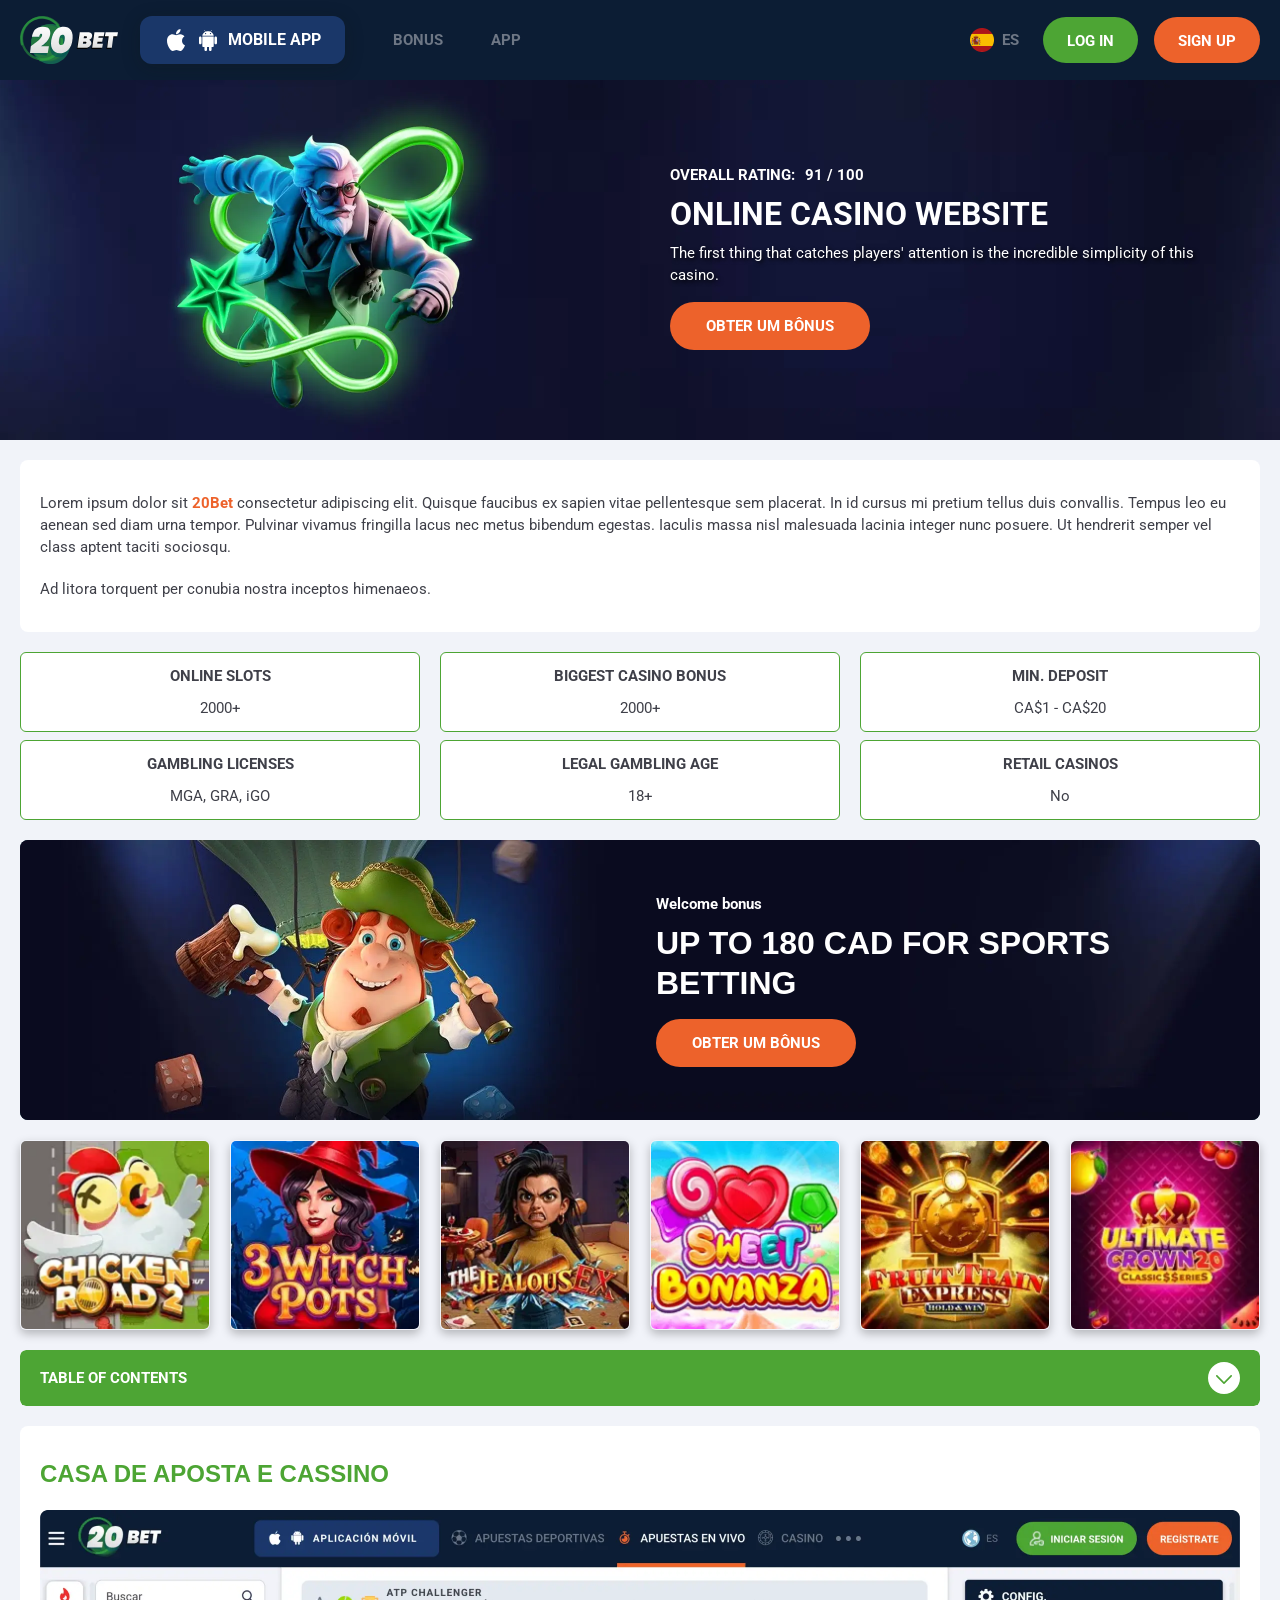
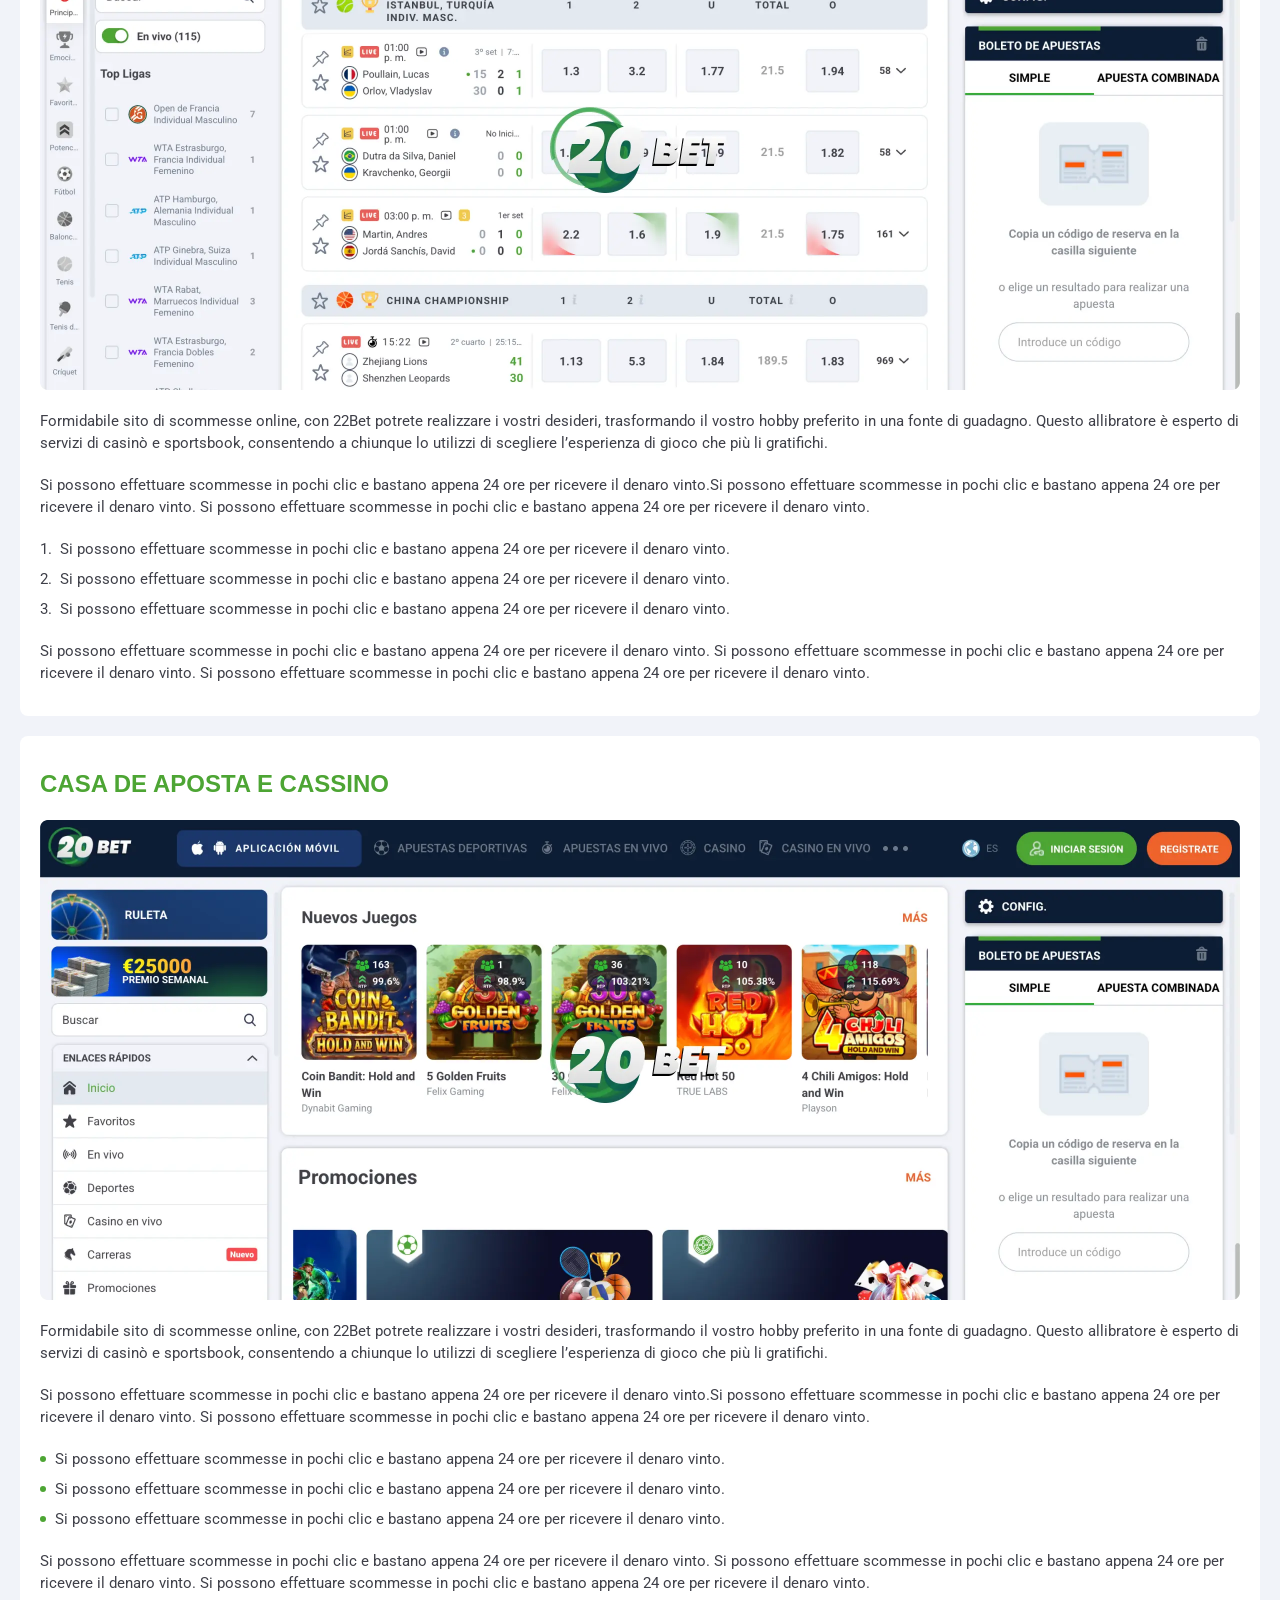
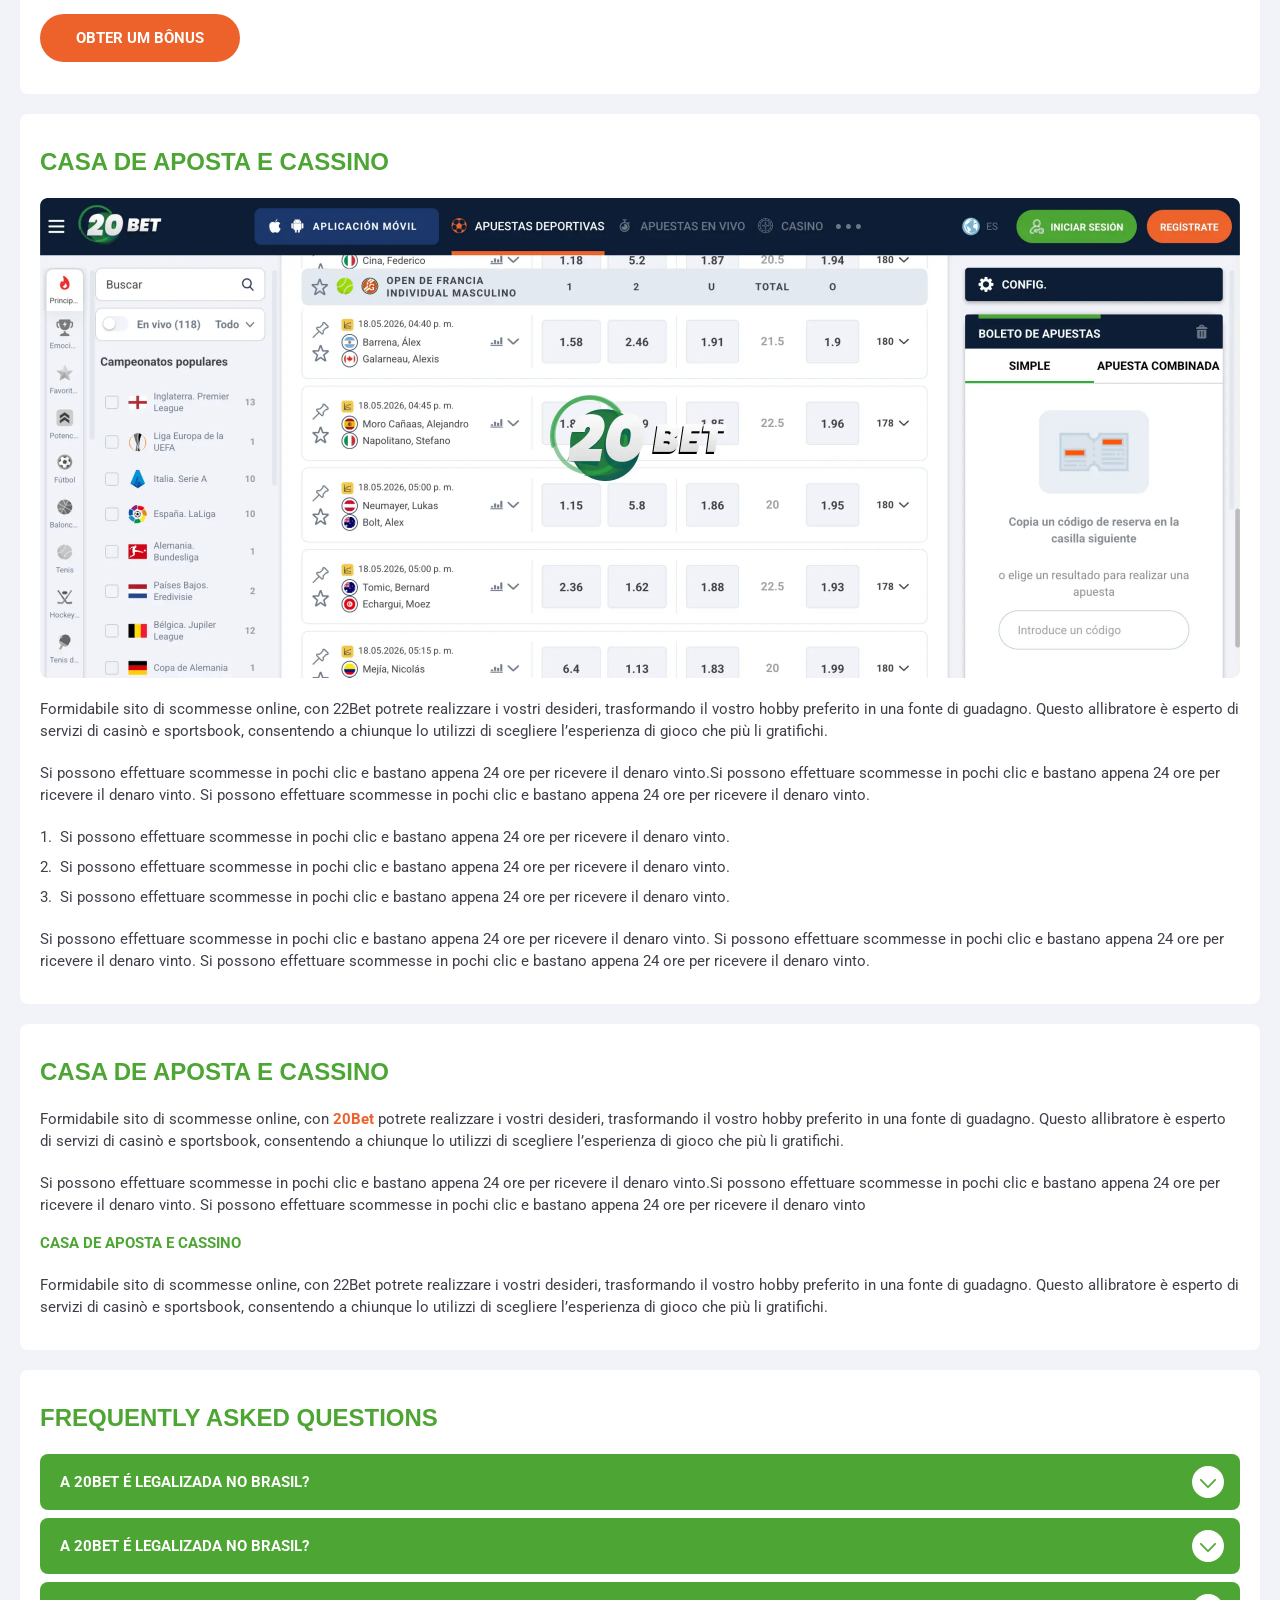
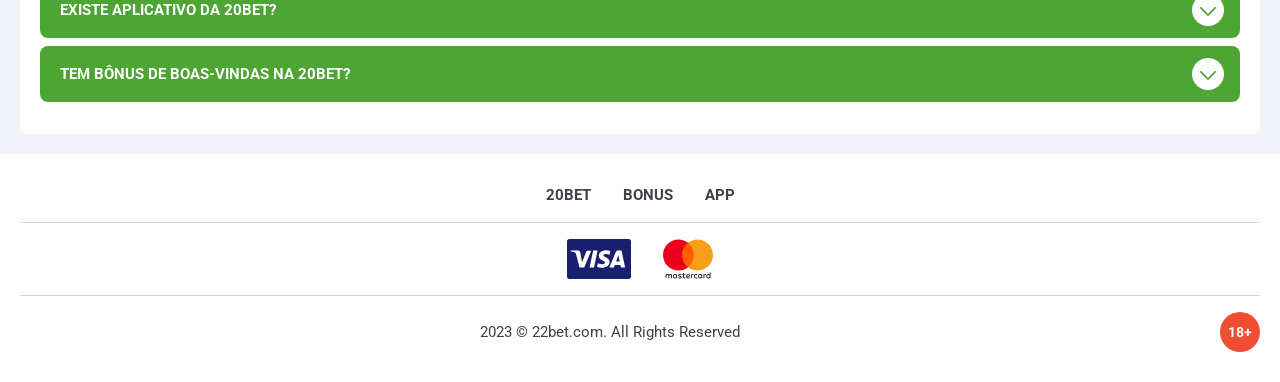
<file: index.html>
<!DOCTYPE html>
<html lang="es">
  <head>
    <meta charset="UTF-8" />
   
    <meta name="viewport" content="width=device-width, initial-scale=1.0" />
    <title>22Bet </title>
    <meta name="description" content />
    <meta property="og:site_name" content />
    <meta property="og:title" content />
    <meta property="og:type" content="website" />
    <meta property="og:url" content />
    <meta property="og:image" content />
    <meta property="og:image:alt" content />
    <meta property="og:locale" content="es" />
    <meta property="og:description" content />
    <link rel="preconnect" href="https://fonts.googleapis.com" />
    <link rel="preconnect" href="https://fonts.gstatic.com" crossorigin="anonymous" />
  <link href="https://fonts.googleapis.com/css2?family=Roboto:wght@100..900&display=swap" rel="stylesheet">
   <link rel="stylesheet" href="./css/reset.css" />
    <link rel="stylesheet" href="./css/main.css" />
    <link rel="stylesheet" href="./css/media.css"/>
    <link rel="icon" href="./images/Group.png" type="image/x-icon"/>
    <script
    src="https://code.jquery.com/jquery-3.6.1.min.js"
    integrity="sha256-o88AwQnZB+VDvE9tvIXrMQaPlFFSUTR+nldQm1LuPXQ="
    crossorigin="anonymous"
  ></script>
  </head>
  <body>
    <header class="header">
      <section class="content header__content">
        <a href="./index.html" class="logo header__logo"
          ><img src="./images/logo.svg" alt="logo" title
        /></a>
        <button class="header__btn-menu" >
          <svg width="16px" height="16px" viewBox="0 0 16 16" xmlns="http://www.w3.org/2000/svg">
              <rect y="0" width="16" height="3" rx="1.5"></rect>
              <rect y="6.5" width="16" height="3" rx="1.5"></rect>
              <rect y="13" width="16" height="3" rx="1.5"></rect>
            </svg>
        </button>
 <a href="" class="header__app">
          <span><img src="./images/main/apple-app.svg" alt="apple" title /></span>
          <span
            ><img src="./images/main/android-app.svg" alt="android" title
          /></span>
          <span>Mobile app</span>
        </a>
          <nav class="menu header__menu">
            <ul class="header__menu-list">
             
              <li>
                <a href="./bonus.html">
               Bonus
                </a>
              </li>
              
              <li>
                <a href="./app.html">
                 App
                </a>
              </li>
              
            </ul>
            <div class="header__button header__button-menu " >
              <a href="#" class="button  button__login-menu">log in</a>
              <a href="#" class="button button__menu">sign up</a>
            </div>
           
          </nav>
           <a href="#" class="header__flag">
                <span><img src="./images/flag.png" alt="flag" title /></span>
                <span>es</span>
              </a>
            <a href="#" class="button button__login">log in</a>
            <a href="#" class="button button__singup">sign up</a>
            <!-- <div id="clock" class="header__time">00:00</div> -->
           
      </section>
    </header>
     <main class="main home main-page">
        <section class=" hero hero__page">
           
            <div class="background">
              <img src="./images/main/bg-main.webp" alt="hero" title />
              
            </div>
            <div class="hero__wrapper">
              <div class="hero__data">
                <div class="hero__rating" >
                  <p>Overall Rating:</p>
                 
                  <span >
                    <span >91</span>
                  <span>/</span> 
                  <span >100</span>
                  
                  </span>
                </div>
                <h1 class="title general hero__title">
                 Online Casino Website
                </h1>
                <p class="hero__text">The first thing that catches players' attention is the incredible simplicity of this casino.</p>
                <a href="#" class="button  hero__button">Obter um Bônus</a>
               
              </div>
             
            </div>
          </section>
      <section class="main__wrap main__wrap-page">
       
       <section class="content__wrapper content__wrapper-page">

         
        
       
          <section class="content article">
            <p>
             Lorem ipsum dolor sit <a href="#">20Bet</a> consectetur adipiscing elit. Quisque faucibus ex sapien vitae pellentesque sem placerat. In id cursus mi pretium tellus duis convallis. Tempus leo eu aenean sed diam urna tempor. Pulvinar vivamus fringilla lacus nec metus bibendum egestas. Iaculis massa nisl malesuada lacinia integer nunc posuere. Ut hendrerit semper vel class aptent taciti sociosqu.
            </p>
            <p>
             Ad litora torquent per conubia nostra inceptos himenaeos.
            </p>
          </section>
         
            <section class="content features">
           
              <table class="features__table">
               <tbody class="features__group">
                 
                   <tr>
                   <td>Online slots</td>
                   <td>2000+</td>
                  </tr>
                  <tr>
                   <td>Biggest casino bonus</td>
                   <td>2000+</td>
                  </tr>
                  <tr>
                   <td>Min. deposit</td>
                   <td>CA$1 - CA$20</td>
                  </tr>
              
                     <tr>
                     <td>Gambling licenses</td>
                     <td>MGA, GRA, iGO</td>
                   </tr>
                   <tr>
                     <td>Legal gambling age</td>
                     <td>18+</td>
                   </tr>
                   <tr>
                     <td>Retail casinos</td>
                     <td>No</td>
                   </tr>
                
               </tbody>
             </table>
            
         
           </section>  
             <section class="content banner">
            <div class="background  ">
              
              <img src="./images/main/banner-main.webp" alt="banner" title /> 
             
            </div>
            <div class="banner__info">
              <p class="banner__subtitle">Welcome bonus</p>
              <h2 class="title high banner__title-main">
                  
               up to 180 CAD
for sports betting
              </h2>
            
              <a href="#" class="button banner__button">Obter um Bônus</a>
            </div>
          </section>
           <section class="content casino">
           
              <ul class="casino__list">
                <li class="casino__item">
                   <a href="#"> <div class="casino__wrapper">
                      <img class="casino__img" src="./images/main/card-main1.webp" alt="" title>
                    <div class="casino__hover casino__hover-live">
                        
                        <div class="casino-box">
                            
                        <span href="#" class="button  casino__buttons">Play now</span>
                        </div>
                    </div>
                    </div></a>
                    
                </li>
                <li class="casino__item">
                    <a href="#"> <div class="casino__wrapper">
                      <img class="casino__img" src="./images/main/card-main2.webp" alt="" title>
                    <div class="casino__hover casino__hover-live">
                        
                        <div class="casino-box">
                            
                        <span href="#" class="button  casino__buttons">Play now</span>
                        </div>
                    </div>
                    </div></a>
              </li>
              <li class="casino__item">
                  <a href="#"> <div class="casino__wrapper">
                      <img class="casino__img" src="./images/main/card-main3.webp" alt="" title>
                    <div class="casino__hover casino__hover-live">
                        
                        <div class="casino-box">
                            
                        <span href="#" class="button  casino__buttons">Play now</span>
                        </div>
                    </div>
                    </div></a>
            </li>
             <li class="casino__item">
                 <a href="#"> <div class="casino__wrapper">
                      <img class="casino__img" src="./images/main/card-main4.webp" alt="" title>
                    <div class="casino__hover casino__hover-live">
                        
                        <div class="casino-box">
                            
                        <span href="#" class="button  casino__buttons">Play now</span>
                        </div>
                    </div>
                    </div></a>
            </li>
             <li class="casino__item">
                  <a href="#"> <div class="casino__wrapper">
                      <img class="casino__img" src="./images/main/card-main5.webp" alt="" title>
                    <div class="casino__hover casino__hover-live">
                        
                        <div class="casino-box">
                            
                        <span href="#" class="button  casino__buttons">Play now</span>
                        </div>
                    </div>
                    </div></a>
            </li>
               <li class="casino__item">
                  <a href="#"> <div class="casino__wrapper">
                      <img class="casino__img" src="./images/main/card-main6.webp" alt="" title>
                    <div class="casino__hover casino__hover-live">
                        
                        <div class="casino-box">
                            
                        <span href="#" class="button  casino__buttons">Play now</span>
                        </div>
                    </div>
                    </div></a>
            </li>
              

              </ul>
         </section>
              <section class="content menu-review__content">
              

            
                <div class="menu__review-desk menu__review-content">Table of Contents</div>
                <ul class="menu__review menu__review-list">
                  <li><a href="#">Casa de Aposta e Cassino</a></li>
                    <li><a href="#">Casa de Aposta e Cassino</a></li>
                      <li><a href="#">Casa de Aposta e Cassino</a></li>
                        <li><a href="#">Casa de Aposta e Cassino</a></li>
                          <li><a href="#">Frequently Asked Questions</a></li>
                 
                </ul>
             
          
          </section>
          
        
          <section class="content article">
            <h2 class="title high article__title">Casa de Aposta e Cassino</h2>
             <div class="images">
              <img src="./images/main/image1-main.webp" alt="banner" title />
            </div>
            <p>
             Formidabile sito di scommesse online, con 22Bet potrete realizzare i vostri desideri, trasformando il vostro hobby preferito in una fonte di guadagno. Questo allibratore è esperto di servizi di casinò e sportsbook, consentendo a chiunque lo utilizzi di scegliere l’esperienza di gioco che più li gratifichi.
            </p>
            <p>
             Si possono effettuare scommesse in pochi clic e bastano appena 24 ore per ricevere il denaro vinto.Si possono effettuare scommesse in pochi clic e bastano appena 24 ore per ricevere il denaro vinto. Si possono effettuare scommesse in pochi clic e bastano appena 24 ore per ricevere il denaro vinto.
            </p>
           <ol>
              <li>Si possono effettuare scommesse in pochi clic e bastano appena 24 ore per ricevere il denaro vinto.</li>
              <li>Si possono effettuare scommesse in pochi clic e bastano appena 24 ore per ricevere il denaro vinto.</li>
              <li>Si possono effettuare scommesse in pochi clic e bastano appena 24 ore per ricevere il denaro vinto.</li>
            </ol>
            <p>Si possono effettuare scommesse in pochi clic e bastano appena 24 ore per ricevere il denaro vinto. Si possono effettuare scommesse in pochi clic e bastano appena 24 ore per ricevere il denaro vinto. Si possono effettuare scommesse in pochi clic e bastano appena 24 ore per ricevere il denaro vinto.</p>
          </section>
           <section class="content article">
            <h2 class="title high article__title">Casa de Aposta e Cassino</h2>
             <div class="images">
              <img src="./images/main/image2-main.webp" alt="banner" title />
            </div>
            <p>
             Formidabile sito di scommesse online, con 22Bet potrete realizzare i vostri desideri, trasformando il vostro hobby preferito in una fonte di guadagno. Questo allibratore è esperto di servizi di casinò e sportsbook, consentendo a chiunque lo utilizzi di scegliere l’esperienza di gioco che più li gratifichi.
            </p>
            <p>
             Si possono effettuare scommesse in pochi clic e bastano appena 24 ore per ricevere il denaro vinto.Si possono effettuare scommesse in pochi clic e bastano appena 24 ore per ricevere il denaro vinto. Si possono effettuare scommesse in pochi clic e bastano appena 24 ore per ricevere il denaro vinto.
            </p>
           <ul>
              <li>Si possono effettuare scommesse in pochi clic e bastano appena 24 ore per ricevere il denaro vinto.</li>
              <li>Si possono effettuare scommesse in pochi clic e bastano appena 24 ore per ricevere il denaro vinto.</li>
              <li>Si possono effettuare scommesse in pochi clic e bastano appena 24 ore per ricevere il denaro vinto.</li>
            </ul>
            <p>Si possono effettuare scommesse in pochi clic e bastano appena 24 ore per ricevere il denaro vinto. Si possono effettuare scommesse in pochi clic e bastano appena 24 ore per ricevere il denaro vinto. Si possono effettuare scommesse in pochi clic e bastano appena 24 ore per ricevere il denaro vinto.</p>
         <a href="#" class="button">Obter um Bônus</a>
          </section>
           <section class="content article">
            <h2 class="title high article__title">Casa de Aposta e Cassino</h2>
             <div class="images">
              <img src="./images/main/image3-main.webp" alt="banner" title />
            </div>
            <p>
             Formidabile sito di scommesse online, con 22Bet potrete realizzare i vostri desideri, trasformando il vostro hobby preferito in una fonte di guadagno. Questo allibratore è esperto di servizi di casinò e sportsbook, consentendo a chiunque lo utilizzi di scegliere l’esperienza di gioco che più li gratifichi.
            </p>
            <p>
             Si possono effettuare scommesse in pochi clic e bastano appena 24 ore per ricevere il denaro vinto.Si possono effettuare scommesse in pochi clic e bastano appena 24 ore per ricevere il denaro vinto. Si possono effettuare scommesse in pochi clic e bastano appena 24 ore per ricevere il denaro vinto.
            </p>
           <ol>
              <li>Si possono effettuare scommesse in pochi clic e bastano appena 24 ore per ricevere il denaro vinto.</li>
              <li>Si possono effettuare scommesse in pochi clic e bastano appena 24 ore per ricevere il denaro vinto.</li>
              <li>Si possono effettuare scommesse in pochi clic e bastano appena 24 ore per ricevere il denaro vinto.</li>
            </ol>
            <p>Si possono effettuare scommesse in pochi clic e bastano appena 24 ore per ricevere il denaro vinto. Si possono effettuare scommesse in pochi clic e bastano appena 24 ore per ricevere il denaro vinto. Si possono effettuare scommesse in pochi clic e bastano appena 24 ore per ricevere il denaro vinto.</p>
          </section>
           <section class="content article">
            <h2 class="title high article__title">Casa de Aposta e Cassino</h2>
            <p>Formidabile sito di scommesse online, con <a href="#">20Bet</a> potrete realizzare i vostri desideri, trasformando il vostro hobby preferito in una fonte di guadagno. Questo allibratore è esperto di servizi di casinò e sportsbook, consentendo a chiunque lo utilizzi di scegliere l’esperienza di gioco che più li gratifichi.</p>
            <p>Si possono effettuare scommesse in pochi clic e bastano appena 24 ore per ricevere il denaro vinto.Si possono effettuare scommesse in pochi clic e bastano appena 24 ore per ricevere il denaro vinto. Si possono effettuare scommesse in pochi clic e bastano appena 24 ore per ricevere il denaro vinto</p>
            <h3>Casa de Aposta e Cassino</h3>
            <p>Formidabile sito di scommesse online, con 22Bet potrete realizzare i vostri desideri, trasformando il vostro hobby preferito in una fonte di guadagno. Questo allibratore è esperto di servizi di casinò e sportsbook, consentendo a chiunque lo utilizzi di scegliere l’esperienza di gioco che più li gratifichi.</p>
           </section>

          <section class="content faq">
            <h2 class="title high faq__title">Frequently Asked Questions</h2>
            <ul class="faq__list " >
              <li class="faq__item"  >
                <h3 class="title medium faq__subtitle js-button-expander js-button-expander--faq"  >A 20Bet é legalizada no Brasil?
                 </h3>
                <div  class="faq__answer js-expand-content js-expand-content--faq" >
                  <p  >
                    Sim, a casa de apostas tem licença emitida por Curaçao, que é reconhecida no Brasil e a permite atuar por aqui.
                  </p>
                </div>
              </li>
              <li class="faq__item"  >
                <h3 class="title medium faq__subtitle js-button-expander js-button-expander--faq"  >A 20Bet é legalizada no Brasil?</h3>
                <div class="faq__answer js-expand-content js-expand-content--faq" >
                  <p  >
                    Sim, a casa de apostas tem licença emitida por Curaçao, que é reconhecida no Brasil e a permite atuar por aqui.
                  </p>
                </div>
              </li> 
              <li class="faq__item"  >
                <h3 class="title medium faq__subtitle js-button-expander js-button-expander--faq"  >Existe aplicativo da 20Bet?</h3>
                <div class="faq__answer js-expand-content js-expand-content--faq" >
                  <p  >
                   Sim, disponível para sistemas operacionais iOS e Android.
                  </p>
                </div>
              </li> 
              <li class="faq__item"  >
                <h3 class="title medium faq__subtitle js-button-expander js-button-expander--faq"  >Tem bônus de boas-vindas na 20Bet?</h3>
                <div class="faq__answer js-expand-content js-expand-content--faq" >
                  <p  >
                   O pacote especial para novos usuários da 20Bet paga 100% sobre o primeiro depósito, com limite de 600 BRL.
                  </p>
                </div>
              </li> 
             
            </ul>
          </section>
          
        </section> 
      
        <div class=""  onclick="scrollToTop()">
          <button class="main__arrow" id="scrollToTopBtn"></button>
        </div> 
        
      </section>
    </main> 
     <footer class=" footer ">
      <section class="content footer__content">
        <ul class="footer__menu">
         <li><a href="/">20Bet</a></li>
         <li><a href="./bonus.html">Bonus</a></li>
         <li><a href="./app.html">app</a></li>
       
        </ul>
       
          <ul class="footer__cards-list">
           
            <li>
              <a href="#"
                ><img src="./images/footer-img1.svg" alt="cardpay" title
              /></a>
            </li>
             <li>
              <a href="#"
                ><img src="./images/footer-img2.svg" alt="cardpay" title
              /></a>
            </li>
           
          </ul>
       
        <div class="footer__wrapp">
          <div class="footer__text">
           
            <p>2023 &copy; 22bet.com. All Rights Reserved
</p>
           
          </div>
          <div class="footer__age">
            <img src="./images/age.svg" alt="age" title />
          </div>
        </div>
      
      </section>
    </footer>
    <script src="./js/arrowUp.js" defer></script>
    <script src="./js/sidebar.js" defer></script>
    <script src="./js/expander.js" defer></script>
    <script src="./js/mobile-menu.js" defer></script>
    <!-- <script src="./js/clock.js" defer></script> -->
  </body>
</html>
</file>
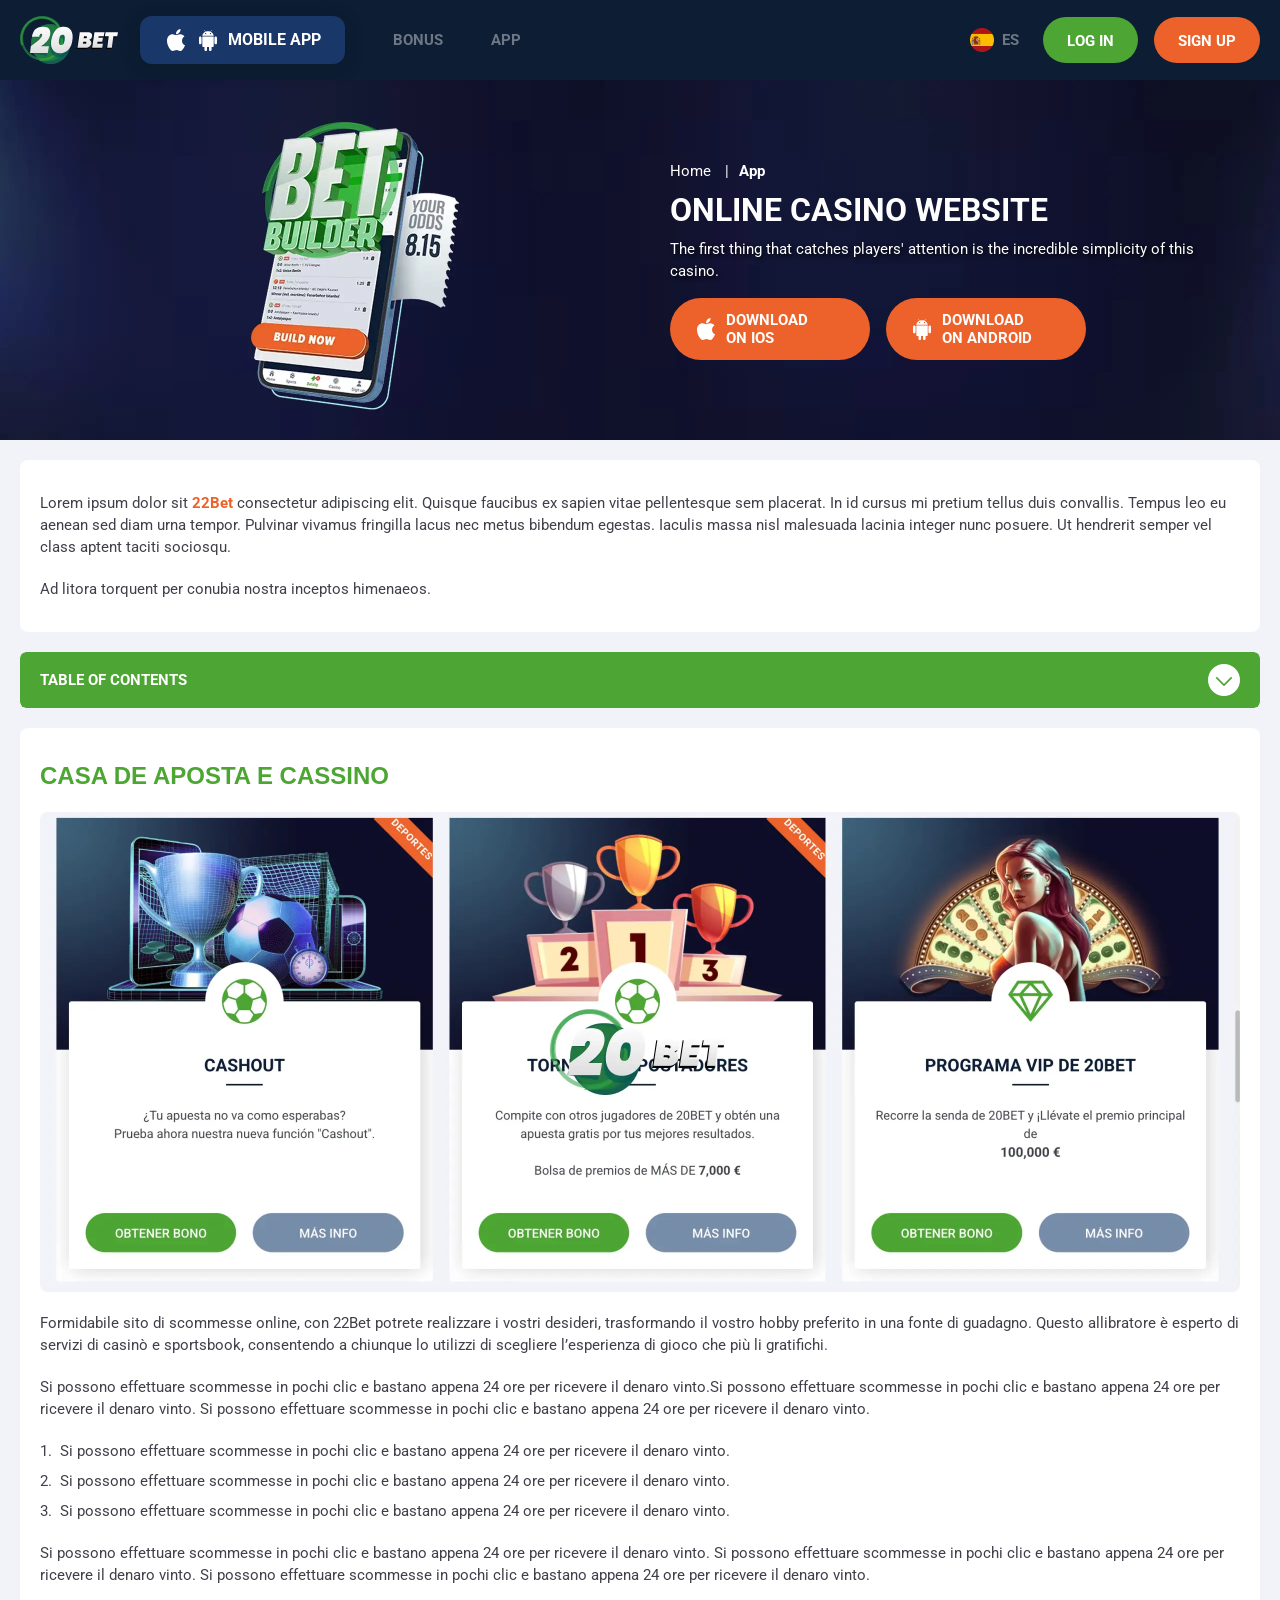
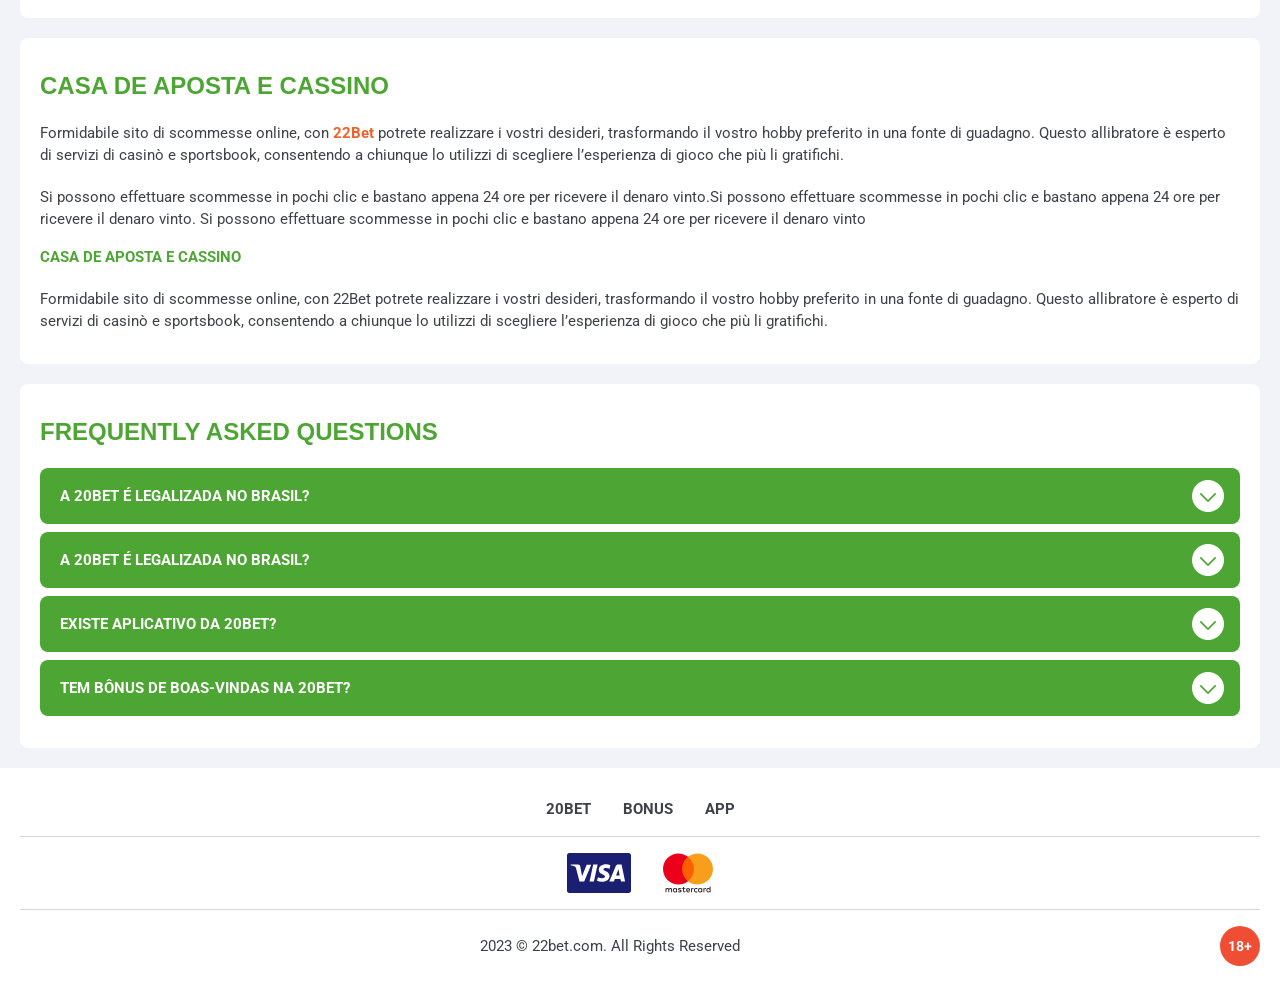
<file: app.html>
<!DOCTYPE html>
<html lang="es">
  <head>
    <meta charset="UTF-8" />
   
    <meta name="viewport" content="width=device-width, initial-scale=1.0" />
    <title>22Bet </title>
    <meta name="description" content />
    <meta property="og:site_name" content />
    <meta property="og:title" content />
    <meta property="og:type" content="website" />
    <meta property="og:url" content />
    <meta property="og:image" content />
    <meta property="og:image:alt" content />
    <meta property="og:locale" content="es" />
    <meta property="og:description" content />
    <link rel="preconnect" href="https://fonts.googleapis.com" />
    <link rel="preconnect" href="https://fonts.gstatic.com" crossorigin="anonymous" />
 <link href="https://fonts.googleapis.com/css2?family=Roboto:wght@100..900&display=swap" rel="stylesheet">
  
   <link rel="stylesheet" href="./css/reset.css" />
    <link rel="stylesheet" href="./css/main.css" />
    <link rel="stylesheet" href="./css/media.css"/>
    <link rel="icon" href="./images/Group.png" type="image/x-icon"/>
    <script
    src="https://code.jquery.com/jquery-3.6.1.min.js"
    integrity="sha256-o88AwQnZB+VDvE9tvIXrMQaPlFFSUTR+nldQm1LuPXQ="
    crossorigin="anonymous"
  ></script>
  </head>
  <body>
    <header class="header">
      <section class="content header__content">
        <a href="./index.html" class="logo header__logo"
          ><img src="./images/logo.svg" alt="logo" title
        /></a>
        <button class="header__btn-menu" >
          <svg width="16px" height="16px" viewBox="0 0 16 16" xmlns="http://www.w3.org/2000/svg">
              <rect y="0" width="16" height="3" rx="1.5"></rect>
              <rect y="6.5" width="16" height="3" rx="1.5"></rect>
              <rect y="13" width="16" height="3" rx="1.5"></rect>
            </svg>
        </button>
<a href="" class="header__app">
          <span><img src="./images/main/apple-app.svg" alt="apple" title /></span>
          <span
            ><img src="./images/main/android-app.svg" alt="android" title
          /></span>
          <span>Mobile app</span>
        </a>
          <nav class="menu header__menu">
         <ul class="header__menu-list">
             
              <li>
                <a href="./bonus.html">
               Bonus
                </a>
              </li>
              
              <li>
                <a href="./app.html">
                 App
                </a>
              </li>
              
            </ul>
            <div class="header__button header__button-menu " >
              <a href="#" class="button  button__login-menu">log in</a>
              <a href="#" class="button button__menu">sign up</a>
            </div>
           
          </nav>
           <a href="#" class="header__flag">
                <span><img src="./images/flag.png" alt="flag" title /></span>
                <span>es</span>
              </a>
            <a href="#" class="button button__login">log in</a>
            <a href="#" class="button button__singup">sign up</a>
            <!-- <div id="clock" class="header__time">00:00</div>
            -->
      </section>
    </header>
     <main class="main home main-page">
        <section class=" hero hero__page hero__page-app">
           
            <div class="background ">
              <img src="./images/app/bg-app.webp" alt="hero" title />
              
            </div>
            <div class="hero__wrapper hero__wrapper-page">
              <div class="hero__data hero__data-app">
                <ul
                class="breadcrumbs "
                
              >
                <li
                  
                >
                  <a href="/" >
                    <span >Home</span></a
                  >
                 
                </li>
                <li
                  
                >
                  <a href="#" > <span >App</span></a>
                 
                </li>
              </ul>
                <h1 class="title general hero__title">
                  Online Casino Website
                </h1>
                 <p class="hero__text">The first thing that catches players' attention is the incredible simplicity of this casino.</p>
               
              <div class="banner__content banner__content-app">
             
                  <a href="#" class="banner__btn banner__btn-app">
                    <img src="./images/main/apple-app.svg" alt="icon" title>
                   Download </br>
on iOS
                  </a>
                  <a href="#" class="banner__btn banner__btn-android"
                    > <img src="./images/main/android-app.svg" alt="icon" title>Download </br>
on Android</a
                  >
                </div>
              </div>
             
            </div>
          </section>
      <section class="main__wrap main__wrap-page">
       
       <section class="content__wrapper content__wrapper-page">

         
        
       
          <section class="content article">
            <p>
             Lorem ipsum dolor sit <a href="#">22Bet</a> consectetur adipiscing elit. Quisque faucibus ex sapien vitae pellentesque sem placerat. In id cursus mi pretium tellus duis convallis. Tempus leo eu aenean sed diam urna tempor. Pulvinar vivamus fringilla lacus nec metus bibendum egestas. Iaculis massa nisl malesuada lacinia integer nunc posuere. Ut hendrerit semper vel class aptent taciti sociosqu.
            </p>
            <p>
             Ad litora torquent per conubia nostra inceptos himenaeos.
            </p>
          </section>
         
              <section class="content menu-review__content">
              

            
                <div class="menu__review-desk menu__review-content">Table of Contents</div>
                <ul class="menu__review menu__review-list">
                  <li><a href="#">Casa de Aposta e Cassino</a></li>
                    <li><a href="#">Casa de Aposta e Cassino</a></li>
                      <li><a href="#">Casa de Aposta e Cassino</a></li>
                        <li><a href="#">Casa de Aposta e Cassino</a></li>
                          <li><a href="#">Frequently Asked Questions</a></li>
                 
                </ul>
             
          
          </section>
          
        
          <section class="content article">
            <h2 class="title high article__title">Casa de Aposta e Cassino</h2>
             <div class="images">
              <img src="./images/app/image1-app.webp" alt="banner" title />
            </div>
            <p>
             Formidabile sito di scommesse online, con 22Bet potrete realizzare i vostri desideri, trasformando il vostro hobby preferito in una fonte di guadagno. Questo allibratore è esperto di servizi di casinò e sportsbook, consentendo a chiunque lo utilizzi di scegliere l’esperienza di gioco che più li gratifichi.
            </p>
            <p>
             Si possono effettuare scommesse in pochi clic e bastano appena 24 ore per ricevere il denaro vinto.Si possono effettuare scommesse in pochi clic e bastano appena 24 ore per ricevere il denaro vinto. Si possono effettuare scommesse in pochi clic e bastano appena 24 ore per ricevere il denaro vinto.
            </p>
           <ol>
              <li>Si possono effettuare scommesse in pochi clic e bastano appena 24 ore per ricevere il denaro vinto.</li>
              <li>Si possono effettuare scommesse in pochi clic e bastano appena 24 ore per ricevere il denaro vinto.</li>
              <li>Si possono effettuare scommesse in pochi clic e bastano appena 24 ore per ricevere il denaro vinto.</li>
            </ol>
            <p>Si possono effettuare scommesse in pochi clic e bastano appena 24 ore per ricevere il denaro vinto. Si possono effettuare scommesse in pochi clic e bastano appena 24 ore per ricevere il denaro vinto. Si possono effettuare scommesse in pochi clic e bastano appena 24 ore per ricevere il denaro vinto.</p>
          </section>
         
         
           <section class="content article">
            <h2 class="title high article__title">Casa de Aposta e Cassino</h2>
            <p>Formidabile sito di scommesse online, con <a href="#">22Bet</a> potrete realizzare i vostri desideri, trasformando il vostro hobby preferito in una fonte di guadagno. Questo allibratore è esperto di servizi di casinò e sportsbook, consentendo a chiunque lo utilizzi di scegliere l’esperienza di gioco che più li gratifichi.</p>
            <p>Si possono effettuare scommesse in pochi clic e bastano appena 24 ore per ricevere il denaro vinto.Si possono effettuare scommesse in pochi clic e bastano appena 24 ore per ricevere il denaro vinto. Si possono effettuare scommesse in pochi clic e bastano appena 24 ore per ricevere il denaro vinto</p>
            <h3>Casa de Aposta e Cassino</h3>
            <p>Formidabile sito di scommesse online, con 22Bet potrete realizzare i vostri desideri, trasformando il vostro hobby preferito in una fonte di guadagno. Questo allibratore è esperto di servizi di casinò e sportsbook, consentendo a chiunque lo utilizzi di scegliere l’esperienza di gioco che più li gratifichi.</p>
           </section>

          <section class="content faq">
            <h2 class="title high faq__title">Frequently Asked Questions</h2>
            <ul class="faq__list " >
              <li class="faq__item"  >
                <h3 class="title medium faq__subtitle js-button-expander js-button-expander--faq"  >A 20Bet é legalizada no Brasil?
                 </h3>
                <div  class="faq__answer js-expand-content js-expand-content--faq" >
                  <p  >
                    Sim, a casa de apostas tem licença emitida por Curaçao, que é reconhecida no Brasil e a permite atuar por aqui.
                  </p>
                </div>
              </li>
              <li class="faq__item"  >
                <h3 class="title medium faq__subtitle js-button-expander js-button-expander--faq"  >A 20Bet é legalizada no Brasil?</h3>
                <div class="faq__answer js-expand-content js-expand-content--faq" >
                  <p  >
                    Sim, a casa de apostas tem licença emitida por Curaçao, que é reconhecida no Brasil e a permite atuar por aqui.
                  </p>
                </div>
              </li> 
              <li class="faq__item"  >
                <h3 class="title medium faq__subtitle js-button-expander js-button-expander--faq"  >Existe aplicativo da 20Bet?</h3>
                <div class="faq__answer js-expand-content js-expand-content--faq" >
                  <p  >
                   Sim, disponível para sistemas operacionais iOS e Android.
                  </p>
                </div>
              </li> 
              <li class="faq__item"  >
                <h3 class="title medium faq__subtitle js-button-expander js-button-expander--faq"  >Tem bônus de boas-vindas na 20Bet?</h3>
                <div class="faq__answer js-expand-content js-expand-content--faq" >
                  <p  >
                   O pacote especial para novos usuários da 20Bet paga 100% sobre o primeiro depósito, com limite de 600 BRL.
                  </p>
                </div>
              </li> 
             
            </ul>
          </section>
          
        </section> 
      
        <div class=""  onclick="scrollToTop()">
          <button class="main__arrow" id="scrollToTopBtn"></button>
        </div> 
        
      </section>
    </main> 
  <footer class=" footer ">
      <section class="content footer__content">
        <ul class="footer__menu">
         <li><a href="/">20Bet</a></li>
         <li><a href="./bonus.html">Bonus</a></li>
         <li><a href="./app.html">app</a></li>
       
        </ul>
       
          <ul class="footer__cards-list">
           
            <li>
              <a href="#"
                ><img src="./images/footer-img1.svg" alt="cardpay" title
              /></a>
            </li>
             <li>
              <a href="#"
                ><img src="./images/footer-img2.svg" alt="cardpay" title
              /></a>
            </li>
           
          </ul>
       
        <div class="footer__wrapp">
          <div class="footer__text">
           
            <p>2023 &copy; 22bet.com. All Rights Reserved
</p>
           
          </div>
          <div class="footer__age">
            <img src="./images/age.svg" alt="age" title />
          </div>
        </div>
      
      </section>
    </footer>
    <script src="./js/arrowUp.js" defer></script>
    <script src="./js/sidebar.js" defer></script>
    <script src="./js/expander.js" defer></script>
    <script src="./js/mobile-menu.js" defer></script>
    <!-- <script src="./js/clock.js" defer></script> -->
  </body>
</html>
</file>
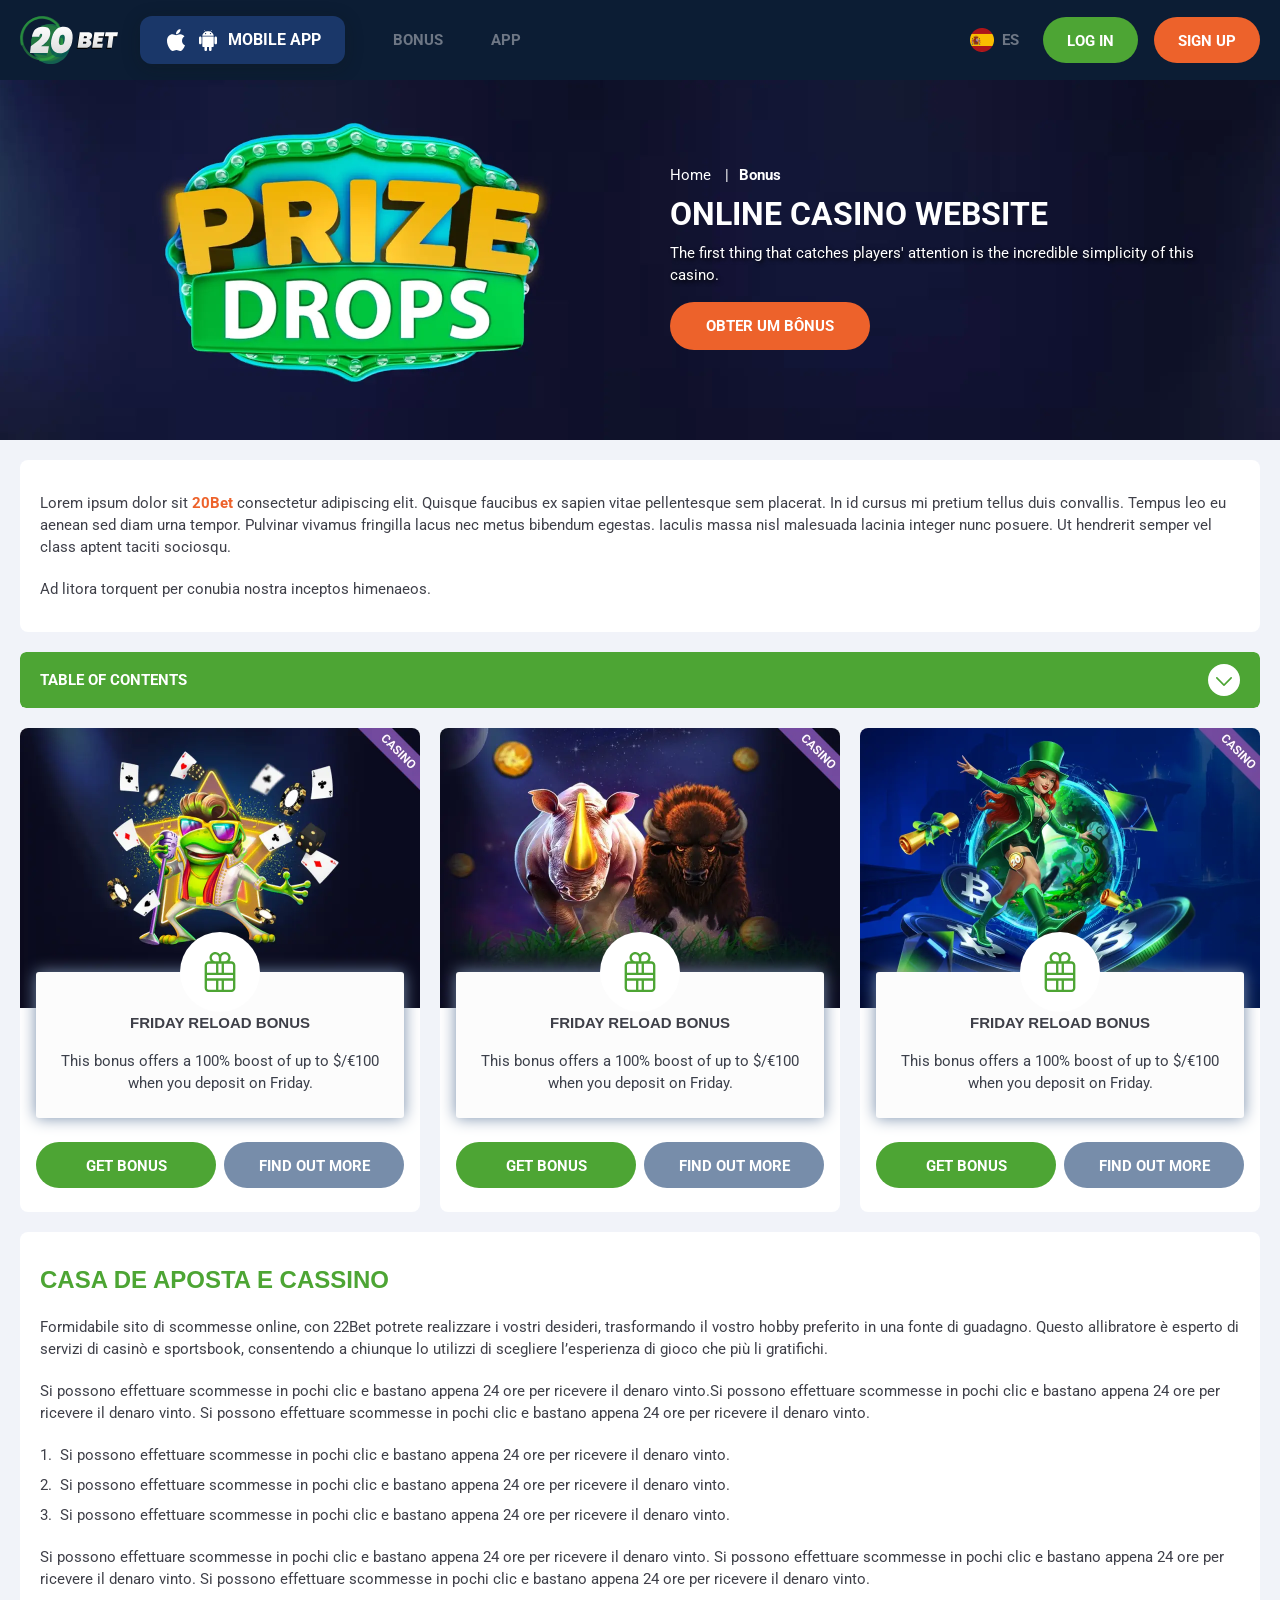
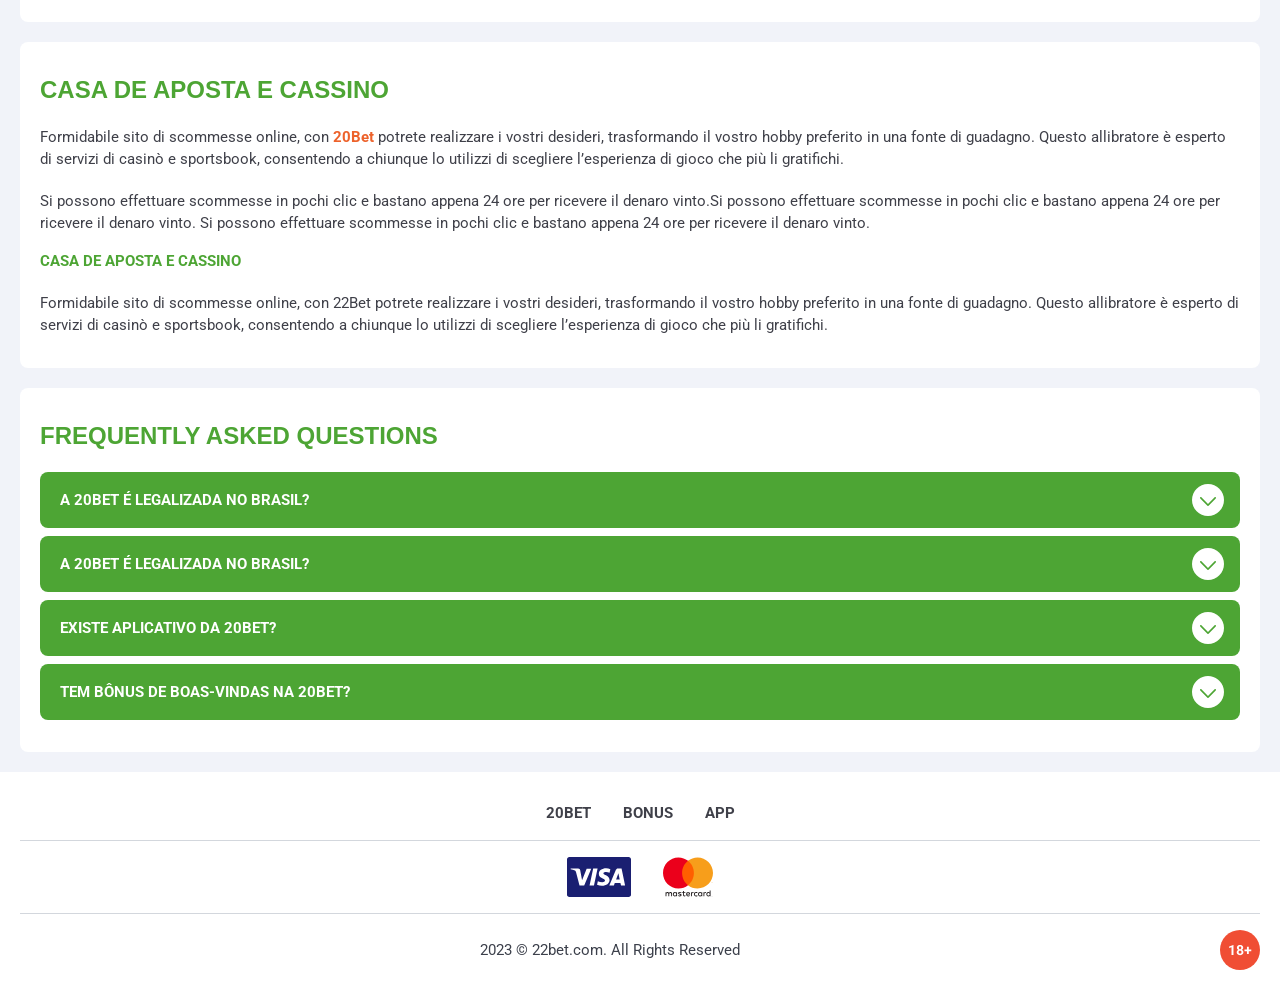
<file: bonus.html>
<!DOCTYPE html>
<html lang="es">
  <head>
    <meta charset="UTF-8" />
   
    <meta name="viewport" content="width=device-width, initial-scale=1.0" />
    <title>22Bet </title>
    <meta name="description" content />
    <meta property="og:site_name" content />
    <meta property="og:title" content />
    <meta property="og:type" content="website" />
    <meta property="og:url" content />
    <meta property="og:image" content />
    <meta property="og:image:alt" content />
    <meta property="og:locale" content="es" />
    <meta property="og:description" content />
    <link rel="preconnect" href="https://fonts.googleapis.com" />
    <link rel="preconnect" href="https://fonts.gstatic.com" crossorigin="anonymous" />
    
   <link href="https://fonts.googleapis.com/css2?family=Roboto:wght@100..900&display=swap" rel="stylesheet">
 
    <link rel="stylesheet" href="./css/reset.css" />
    <link rel="stylesheet" href="./css/main.css" />
    <link rel="stylesheet" href="./css/media.css"/>
    <link rel="icon" href="./images/Group.png" type="image/x-icon"/>
    <script
    src="https://code.jquery.com/jquery-3.6.1.min.js"
    integrity="sha256-o88AwQnZB+VDvE9tvIXrMQaPlFFSUTR+nldQm1LuPXQ="
    crossorigin="anonymous"
  ></script>
  </head>
  <body>
  <header class="header">
      <section class="content header__content">
        <a href="./index.html" class="logo header__logo"
          ><img src="./images/logo.svg" alt="logo" title
        /></a>
        <button class="header__btn-menu" >
          <svg width="16px" height="16px" viewBox="0 0 16 16" xmlns="http://www.w3.org/2000/svg">
              <rect y="0" width="16" height="3" rx="1.5"></rect>
              <rect y="6.5" width="16" height="3" rx="1.5"></rect>
              <rect y="13" width="16" height="3" rx="1.5"></rect>
            </svg>
        </button>
<a href="" class="header__app">
          <span><img src="./images/main/apple-app.svg" alt="apple" title /></span>
          <span
            ><img src="./images/main/android-app.svg" alt="android" title
          /></span>
          <span>Mobile app</span>
        </a>
          <nav class="menu header__menu">
           <ul class="header__menu-list">
             
              <li>
                <a href="./bonus.html">
               Bonus
                </a>
              </li>
              
              <li>
                <a href="./app.html">
                 App
                </a>
              </li>
              
            </ul>
            <div class="header__button header__button-menu " >
              <a href="#" class="button  button__login-menu">log in</a>
              <a href="#" class="button button__menu">sign up</a>
            </div>
           
          </nav>
           <a href="#" class="header__flag">
                <span><img src="./images/flag.png" alt="flag" title /></span>
                <span>es</span>
              </a>
            <a href="#" class="button button__login">log in</a>
            <a href="#" class="button button__singup">sign up</a>
            <!-- <div id="clock" class="header__time">00:00</div> -->
           
      </section>
    </header>
     <main class="main home main-page">
        <section class=" hero hero__page">
           
            <div class="background ">
              <img src="./images/bonus/bg-bonus.webp" alt="hero" title />
              
            </div>
            <div class="hero__wrapper hero__wrapper-page">
              <div class="hero__data hero__data-bonus">
                <ul
                class="breadcrumbs "
                
              >
                <li
                  
                >
                  <a href="/" >
                    <span >Home</span></a
                  >
                 
                </li>
                <li
                  
                >
                  <a href="#" > <span >Bonus</span></a>
                 
                </li>
              </ul>
                <h1 class="title general hero__title">
                  Online Casino Website
                </h1>
                 <p class="hero__text">The first thing that catches players' attention is the incredible simplicity of this casino.</p>
               
                <a href="#" class="button  hero__button ">Obter um Bônus</a>
               
              </div>
             
            </div>
          </section>
      <section class="main__wrap main__wrap-page">
       
       <section class="content__wrapper content__wrapper-page">
        <section class="content article">
            <p>
             Lorem ipsum dolor sit <a href="#">20Bet</a> consectetur adipiscing elit. Quisque faucibus ex sapien vitae pellentesque sem placerat. In id cursus mi pretium tellus duis convallis. Tempus leo eu aenean sed diam urna tempor. Pulvinar vivamus fringilla lacus nec metus bibendum egestas. Iaculis massa nisl malesuada lacinia integer nunc posuere. Ut hendrerit semper vel class aptent taciti sociosqu.
            </p>
            <p>
             Ad litora torquent per conubia nostra inceptos himenaeos.
            </p>
          </section>
          <section class="content menu-review__content">
                <div class="menu__review-desk menu__review-content">Table of Contents</div>
                <ul class="menu__review menu__review-list">
                  <li><a href="#">Casa de Aposta e Cassino</a></li>
                    <li><a href="#">Casa de Aposta e Cassino</a></li>
                      <li><a href="#">Casa de Aposta e Cassino</a></li>
                        <li><a href="#">Casa de Aposta e Cassino</a></li>
                          <li><a href="#">Frequently Asked Questions</a></li>
                </ul>
             
          
          </section>
         
          <section class="content bonuses">
            <ul class="bonuses__list">
               <li class="bonuses__item">
                 
                  <div class="bonuses__img">
                     <img src="./images/bonus/banner-bonus1.webp" alt="" title="">
                  </div>
                  <div class="bonuses__desc">
                     <div class="wrap">
                        <span class="bonuses__icon">
                           <img src="./images/bonus/bonus-icon.svg" alt="" title="">
                        </span>
                        <h2 class="title high bonuses__title">Friday Reload Bonus</h2>
                        <div class="bonuses__text">
                           <p>This bonus offers a 100% boost of up to $/€100 when you deposit on Friday.</p>
                        </div>
                        
                     </div>
                     <div class="bonuses__buttons">
                       <a href="#" class="button bonuses__button">Get Bonus</a>
                      <a href="#" class="button bonuses__button">Find out more</a>
                     
                   </div>
                  </div>
                  
               </li>
               <li class="bonuses__item">
                 
                  <div class="bonuses__img">
                     <img src="./images/bonus/banner-bonus2.webp" alt="" title="">
                  </div>
                  <div class="bonuses__desc">
                     <div class="wrap">
                        <span class="bonuses__icon">
                           <img src="./images/bonus/bonus-icon.svg" alt="" title="">
                        </span>
                        <h2 class="title high bonuses__title">Friday Reload Bonus</h2>
                        <div class="bonuses__text">
                           <p>This bonus offers a 100% boost of up to $/€100 when you deposit on Friday.</p>
                        </div>
                        
                     </div>
                     <div class="bonuses__buttons">
                        <a href="#" class="button bonuses__button">Get Bonus</a>
                      <a href="#" class="button bonuses__button">Find out more</a>
                     
                   </div>
                  </div>
               </li>
               <li class="bonuses__item">
                
                  <div class="bonuses__img">
                     <img src="./images/bonus/banner-bonus3.webp" alt="" title="">
                  </div>
                  <div class="bonuses__desc">
                     <div class="wrap">
                        <span class="bonuses__icon">
                           <img src="./images/bonus/bonus-icon.svg" alt="" title="">
                        </span>
                        <h2 class="title high bonuses__title">Friday Reload Bonus</h2>
                        <div class="bonuses__text">
                           <p>This bonus offers a 100% boost of up to $/€100 when you deposit on Friday.</p>
                        </div>
                       
                     </div>
                     <div class="bonuses__buttons">
                        <a href="#" class="button bonuses__button">Get Bonus</a>
                      <a href="#" class="button bonuses__button">Find out more</a>
                     
                   </div>
                  </div>
               </li>
        
            </ul>
         </section>
         <section class="content article">
            <h2 class="title high article__title">Casa de Aposta e Cassino</h2>
            
            <p>
             Formidabile sito di scommesse online, con 22Bet potrete realizzare i vostri desideri, trasformando il vostro hobby preferito in una fonte di guadagno. Questo allibratore è esperto di servizi di casinò e sportsbook, consentendo a chiunque lo utilizzi di scegliere l’esperienza di gioco che più li gratifichi.
            </p>
            <p>
             Si possono effettuare scommesse in pochi clic e bastano appena 24 ore per ricevere il denaro vinto.Si possono effettuare scommesse in pochi clic e bastano appena 24 ore per ricevere il denaro vinto. Si possono effettuare scommesse in pochi clic e bastano appena 24 ore per ricevere il denaro vinto.
            </p>
           <ol>
              <li>Si possono effettuare scommesse in pochi clic e bastano appena 24 ore per ricevere il denaro vinto.</li>
              <li>Si possono effettuare scommesse in pochi clic e bastano appena 24 ore per ricevere il denaro vinto.</li>
              <li>Si possono effettuare scommesse in pochi clic e bastano appena 24 ore per ricevere il denaro vinto.</li>
            </ol>
            <p>Si possono effettuare scommesse in pochi clic e bastano appena 24 ore per ricevere il denaro vinto. Si possono effettuare scommesse in pochi clic e bastano appena 24 ore per ricevere il denaro vinto. Si possono effettuare scommesse in pochi clic e bastano appena 24 ore per ricevere il denaro vinto.</p>
          </section>
           <section class="content article">
            <h2 class="title high article__title">Casa de Aposta e Cassino</h2>
            
            <p>
             Formidabile sito di scommesse online, con <a href="#">20Bet</a> potrete realizzare i vostri desideri, trasformando il vostro hobby preferito in una fonte di guadagno. Questo allibratore è esperto di servizi di casinò e sportsbook, consentendo a chiunque lo utilizzi di scegliere l’esperienza di gioco che più li gratifichi.
            </p>
            <p>
             Si possono effettuare scommesse in pochi clic e bastano appena 24 ore per ricevere il denaro vinto.Si possono effettuare scommesse in pochi clic e bastano appena 24 ore per ricevere il denaro vinto. Si possono effettuare scommesse in pochi clic e bastano appena 24 ore per ricevere il denaro vinto.
            </p>
          
            <h3>Casa de Aposta e Cassino</h3>
            <p>Formidabile sito di scommesse online, con 22Bet potrete realizzare i vostri desideri, trasformando il vostro hobby preferito in una fonte di guadagno. Questo allibratore è esperto di servizi di casinò e sportsbook, consentendo a chiunque lo utilizzi di scegliere l’esperienza di gioco che più li gratifichi.</p>
          </section>
        
           <section class="content faq">
            <h2 class="title high faq__title">Frequently Asked Questions</h2>
            <ul class="faq__list " >
              <li class="faq__item"  >
                <h3 class="title medium faq__subtitle js-button-expander js-button-expander--faq"  >A 20Bet é legalizada no Brasil?
                 </h3>
                <div  class="faq__answer js-expand-content js-expand-content--faq" >
                  <p  >
                    Sim, a casa de apostas tem licença emitida por Curaçao, que é reconhecida no Brasil e a permite atuar por aqui.
                  </p>
                </div>
              </li>
              <li class="faq__item"  >
                <h3 class="title medium faq__subtitle js-button-expander js-button-expander--faq"  >A 20Bet é legalizada no Brasil?</h3>
                <div class="faq__answer js-expand-content js-expand-content--faq" >
                  <p  >
                    Sim, a casa de apostas tem licença emitida por Curaçao, que é reconhecida no Brasil e a permite atuar por aqui.
                  </p>
                </div>
              </li> 
              <li class="faq__item"  >
                <h3 class="title medium faq__subtitle js-button-expander js-button-expander--faq"  >Existe aplicativo da 20Bet?</h3>
                <div class="faq__answer js-expand-content js-expand-content--faq" >
                  <p  >
                   Sim, disponível para sistemas operacionais iOS e Android.
                  </p>
                </div>
              </li> 
              <li class="faq__item"  >
                <h3 class="title medium faq__subtitle js-button-expander js-button-expander--faq"  >Tem bônus de boas-vindas na 20Bet?</h3>
                <div class="faq__answer js-expand-content js-expand-content--faq" >
                  <p  >
                   O pacote especial para novos usuários da 20Bet paga 100% sobre o primeiro depósito, com limite de 600 BRL.
                  </p>
                </div>
              </li> 
             
            </ul>
          </section>
          
        </section> 
        
        <div class=""  onclick="scrollToTop()">
          <button class="main__arrow" id="scrollToTopBtn"></button>
        </div> 
        
      </section>
    </main> 
  <footer class=" footer ">
      <section class="content footer__content">
        <ul class="footer__menu">
         <li><a href="/">20Bet</a></li>
         <li><a href="./bonus.html">Bonus</a></li>
         <li><a href="./app.html">app</a></li>
       
        </ul>
       
          <ul class="footer__cards-list">
           
            <li>
              <a href="#"
                ><img src="./images/footer-img1.svg" alt="cardpay" title
              /></a>
            </li>
             <li>
              <a href="#"
                ><img src="./images/footer-img2.svg" alt="cardpay" title
              /></a>
            </li>
           
          </ul>
       
        <div class="footer__wrapp">
          <div class="footer__text">
           
            <p>2023 &copy; 22bet.com. All Rights Reserved
</p>
           
          </div>
          <div class="footer__age">
            <img src="./images/age.svg" alt="age" title />
          </div>
        </div>
      
      </section>
    </footer>
    
    <script src="./js/sidebar.js" defer></script>
    <script src="./js/expander.js" defer></script>
    <script src="./js/mobile-menu.js" defer></script>
    <!-- <script src="./js/clock.js" defer></script> -->
       <script src="./js/arrowUp.js" defer></script>
  </body>
</html>
</file>
<file: css/main.css>
html{
    -webkit-text-size-adjust: 100%;
    scroll-behavior: smooth;
  }
  
  body {
      display: block;
      position: relative;
      width: 100%;
   background: #F1F3F9;

font-family: 'Roboto', sans-serif;
      font-size: 15px;
      font-weight: 400;
      line-height: 22px;
      text-align: left;
      color:#3F4049;
      overflow-x: hidden;
    }
  
    
    .content {
      display: block;
      position: relative;
      width: 100%;
      max-width: 1020px;
      max-width: 100%;
      /* overflow: hidden; */
      border-radius: 8px;
      background: #ffffff;
      padding:32px 20px;
      margin: 0 auto 20px auto;
    }
    
    h1,
    h2,
    h3,
    h4,
    .title {
      display: block;
      position: relative;
      font-size: 32px;
      font-weight: 700;
      line-height: 40px;
      text-align: center;
      color: #ffffff;
    }
    
    h1,
    .title.general {
      text-transform: uppercase;
    }
    
    h2,
    .title.high {
      display: flex;
      align-items: center;
      justify-content:flex-start;
      font-size: 24px;
      line-height: 32px;
      color:#4DA534;
      text-transform: uppercase;
      font-family: 'Roboto Condensed', sans-serif;
    
    }

    
    h3,
    title.medium {
      font-size: 15px;
      line-height: 22px;
      text-align: left;
      color:#4DA534;
      text-transform: uppercase;
    }
    
    article > *,
    .article > *,
    .desk > * {
      margin-top: 20px;
    }
    
    article > *:first-child,
    .article > *:first-child,
    .desk > *:first-child {
      margin-top: 0 !important;
    }
    
    article > h2,
    .article > h2,
    .desk > h2 {
      margin-top: 32px;
    }
    
    article > h3,
    .article > h3,
    .desk > h3 {
      margin-top: 16px;
    }
    
    .button {
      
      position: relative;
    display: inline-block;
      min-width: 200px;
      height: 48px;
      border-radius: 50px;
      background: #ED622B;

      overflow: hidden;
      font-size: 15px;
      font-weight: 700;
      line-height: 22px;
      text-align: center;
      text-decoration: none;
      text-transform: uppercase;
      color: #ffffff;
      white-space: nowrap;
      cursor: pointer;
      padding: 13px 24px;
      margin: 0 auto;
    
      transition: all 0.5s;
    }
    
    .button:hover {
      background: #4DA534;

    }
    
    
    .header,
    .main ,.footer {
      display: flex;
      position: relative;
      justify-content: space-between;
      align-items: center;
     
      max-width: 1440px;
      max-width: 100%;
      
      margin: 0 auto;
    }
    
    .background{
      display: block;
      position: absolute;
      bottom: 0;left: 0;
      height: 100%;
      width: 100%;
      overflow: hidden;
    }
    
    .background img{
      position: relative;
      width: 100%;height: 100%;object-fit: cover;
      
    }

    .background-page img{
      border-radius: 0;
    }
    
    .images img{
      border-radius: 6px;
      width: 100%;
      height: 100%;
      overflow: hidden;
      display: block;
    }

    .faq {
      overflow-anchor: none;
    }
    
    /* -------------------HEADER---------------- */
    .header {
      position: fixed;
      top: 0;
      left: 0;
      right: 0;
      width: 100%;
      z-index: 100;
      background: #0C1D34;


    }
    
    .header__content {
      position: relative;
      display: flex;
      flex-direction: row;
      align-items: center;
      justify-content: space-between;
      max-width: 1300px;
      max-height: 80px;
      border-radius: 0;
      background: #0C1D34;

      padding: 16px 30px;
      margin: 0 auto;
    }
    
    .logo {
      display: block;
      position: relative;
      flex: 0 0 100px;
      margin-right: 20px;
    }
    
    .logo img {
      display: block;
      position: relative;
      width: auto;
      max-height: 48px;
    }
    
    .logo:hover{
      transform: scale(1.1);
    }
    .header__menu {
      display: flex;
      white-space: nowrap;
      max-height: calc(100vh - 70px);
    /* overflow-y: auto; */
    }
    
    .header__app {
  display: flex;
  justify-content: center;
  flex: 0 1 auto;

  max-width: 221px;
  max-height: 48px;
  border-radius: 12px;
background: #1A3769;

  font-weight: 700;
  font-size: 16px;
  line-height: 24px;
  text-transform: uppercase;
  color: #ffffff;
  white-space: nowrap;
  padding: 12px 24px;
  margin-right: 24px;
  box-shadow: 0px 4px 18px 0px #0E181140;

  transition: all 0.5s;
}

.header__app:hover {
  background: #194085;
  transform: scale(1.1);
}

.header__app span {
  display: flex;
  align-items: center;
}
.header__app img {
  display: block;

  width: 24px;
}

.header__app span:not(:last-child) {
  margin-right: 8px;
}

    
    
    .header__menu-list {
      display: flex;
      justify-content: center;
      align-items: center;
      white-space: nowrap;
      flex: 1 1 auto;
      
      border-radius: 50px;
     


    }
    .header__menu-list li {
      display: block;
      padding:  12px 24px;
    }
    
    .header__menu-list li a {
      display: inline-flex;
      position: relative;
      align-items: center;
      font-weight: 700;
      font-size: 15px;
      line-height: 22px;
      text-transform: uppercase;
      color:#6E7785;
      transition: all 0.5s;
     
    }
    
    .header__menu-list li:hover a{
    text-decoration: underline;

border-radius: 50px;
      
    }
    
    .menu a{
      display: none;
    }
    
  
    span {
      display: inline-block;
    }
    
    .header__menu-list a img,
    .header__flag img {
      width: 24px;
      height: 24px;
      vertical-align: middle;
    }
    
    /* .header__menu-list a span:last-child {
      margin-left: 16px;
    } */
    
    .header__flag span:first-child {
      flex: 0 1 24px;
      margin-right: 8px;
      
    }

    .header__menu-wrap {
    display: none;
    display: block;
    position: absolute;
    left: 0;
    top: 55px;
    min-width: 120px;
    height: auto;
   background: #044146;
    border-radius: 6px;
    padding: 8px 16px;
    z-index: 100;
    overflow-y: hidden;
}

.header__menu-wrap ul{
  display: flex;
  flex-direction: column;
  gap: 8px;
}
.header__menu-wrap ul li{
  padding: 0;
}

.header__menu-wrap ul li:hover{
  background: none;
  
}
/* .header__menu-list li:first-child a ,.header__menu-list li:nth-child(3) a{
    position: relative;
    padding-right: 25px;
} */

.header__menu-list .header__menu-item {
    display: none;
}

.header__menu-list li:first-child .header__menu-item {
    padding-left: 0;
}


.header__menu-list > li {
  position: relative;
}

/* .header__menu-wrap ul li:nth-last-child(-n+4){
  display: block;
}

.header__menu-list li:nth-last-child(-n+5) {
    display: none;
} */

.header__menu-list li .header__menu-wrap ul li a{
  color:#FFFFFF !important;
  padding-right: 12px;
}

.header__menu-list li .header__menu-wrap ul li a:hover{
text-decoration: underline !important;
}

.header__menu-list li .header__menu-wrap ul li a::after{
  display: none;
}

.header__menu-wrap.js-expand-content.expanded {
  height: auto;
}
/* .header__menu-list li:first-child a::after, .header__menu-list li:nth-child(3) a::after{
  content: '';
  display: block;position: absolute;
  width: 20px;height: 20px;
  right: 0;
  top: 50%;
  transform: translateY(-50%);
  background: url(../images/menu-arrowDown.svg) no-repeat center center / contain;
  transition: transform 0.5s ease;
}

.header__menu-list li:first-child.active a::after,.header__menu-list li:nth-child(3).active a::after{
transform: translateY(-50%) rotate(180deg);
}

.header__menu-list li:first-child:hover a::after,.header__menu-list li:nth-child(3):hover a::after{
transform: translateY(-50%) rotate(180deg);
} */

li.active .header__menu-wrap{
display: flex;
  gap: 8px;
}
    .header__flag {
      display: flex
;font-weight: 700;
    align-items: center;
      margin-left: auto;
      color:#6E7785;
      text-transform: uppercase;
      margin-right: 24px;
    }

    .button__login{
        margin-left: auto;
    }

    .button__login{
      line-height: 22px;
        min-width: 95px;
      background: #4DA534;
height: 46px;
        padding: 13px 24px;
        margin: 0 16px 0 0;
    }
    
 .button__singup{
  height: 46px;
  line-height: 22px;
  min-width: 106px;
  padding: 13px 24px;
 background: #ED622B;

    margin: 0;
 }

 .button__singup:hover{
background: #4DA534;
 }
    .header__time{
        color:#FFFFFF;
        position: relative;
        margin-left: 24px;
    }

   
    .button__login:hover {
  background: #ED622B;

    }
    
    .header__btn-menu{
      display: block;
      flex: 0 1 auto;
      min-width: 0;
      border:1px solid #ffffff; 
      border-radius: 10px;
     background: #0C1D34;

      padding: 12px;
      margin-left: 12px;
      order: 3;
     
      
    }
    
    
    svg {
      position: relative;
      fill: #ffffff;
      line-height: 1;
      vertical-align: 1;
    }
    
     
    
     
    
    
    /* ------------------ MAIN------------- */
    .main.home{
      display: flex;
     
    }
    
    .main__wrap {
      display: flex;
      position: relative;
      flex: 1 1 100%;
      justify-content: center;
      align-items: stretch;
      max-width: 1300px;
      padding: 20px 30px;
      margin: 0 auto;
    }
    
    
    
   
    .menu__review-content::after {
      content: "";
      position: absolute;
      right: 20px;
      top:50%;
      transform: translateY(-50%);
      width: 32px;
      height: 32px;
     background: url(../images/faq-arrowDown.svg) no-repeat center center / contain;
      transition:  all 0.5s;
    }

   
    
   
    
    .menu__review-content.active::after {
      transform: translateY(-50%) rotate(180deg);
    }
    
    .menu-review__content{
     overflow: hidden;
      padding: 0;
      margin-bottom: 20px;
   
      
    }
  
    .menu__review-content{
      position: relative;
      padding:17px 60px 17px 20px;
      color: #ffffff;
      font-weight: 700;
      border-radius: 6px;
      text-transform: uppercase;
background: #4DA534;


    }

    
    .menu__review-content.active{
     
border-radius: 6px ;
     /* border-bottom: 2px solid #47B151; */
    }
    
    .menu__review li a {
     color: #3C404B;
      position: relative;
     display: flex;
    }
  
    .menu__review li:hover a{
      color: #ED622B;
      font-weight: 700;
      font-size: 15px;
      
    }

    .menu__review li:hover{
      /* border-left: 2px solid #054146; */
     
    }
   
   
     
    .menu__review.active{
      display: block;
     
      border-radius: 0 0 6px 6px;
    }
    .menu__review-list{
      padding: 0;
    }
    .menu__review-list li{
      padding: 8px 16px;
    }
    .content__wrapper {
      
    
      flex: 0 1 100% ;
    }

    
  
      
    /* -----------hero ----------- */
    .content__wrapper{
      position: relative;
       
     
    
    }
    
    .hero{
      padding: 0;
      min-height: 360px;
      display: flex;
      background:none;
  
      align-items: center;
      padding: 24px 24px 24px 0;
  }
    
    .hero__wrapper {
     
      display: flex;
      align-items: center;
     
    }
    
  
    .hero__data{
    display: block;
      position: relative;
        max-width: 610px;
      padding: 12px; 
      text-align: left;
    }
    
    .hero__title{
      margin-bottom: 8px;
      text-align: left;
     
    }
  
    .hero__data p{
      color:#ffffff;
      font-weight: 400;
      text-transform: none;
      margin-bottom: 16px;
    }
    
    
    .hero__rating {
      display: flex;
      font-weight: 700;
      align-items: center;
      justify-content: flex-start;
      text-transform: uppercase;
      color:#ffffff;
      margin-bottom: 8px;
    }
    
    .hero__rating p{
       text-transform: uppercase;
     margin-right: 10px;
     font-weight: 700;
     margin-bottom: 0;
    
     
    }
    .hero__button{
      display: inline-block;
    
      
      
      
      
    }


    
    
   .hero__data .hero__span{
      font-weight: 400;
      font-size: 12px;line-height: 18px;
      color:#ffffff;
    }
    
    
    
 

/* ------------features------ */
.features{
 padding: 0;background: transparent;
}
  
.features__wrap {
  display: flex;
  gap:20px;
}
.features__list,
.features__table {
  width: calc(50% - 10px);
  
  border-radius: 6px;
  

}

.features__title{
  margin-bottom: 16px;

}

.features__list li {
  display: flex;
  gap: 8px;
  position: relative;
   padding: 8px 16px ;
}

/* .features__list li + li,
.features__table tr + tr {
  margin-top: 8px;
} */

.features__table tr,.features__list li{
background: #FFFFFF;

border-radius: 6px;
  color:#3F4049;
}


.features__table {
border-collapse: separate;
display: flex;
width: 100%;
gap: 20px;
}

.features__table tbody{
  width: 100%;
  display: grid;
  grid-template-columns: repeat(3,1fr);
  gap: 20px;
  row-gap: 8px;
}

.features__table tr {
  font-weight: 700;
  display: flex;
  flex-direction: column;
  text-align: center;
  padding:12px  16px;
 border: 1px solid #4DA534;
  gap: 10px;
}

.features__table tr td:last-child{
  font-weight: 400;
  
}

.features__table tr td:first-child{
  font-weight: 700;
  text-transform: uppercase;
 
 
}

.features__table td {
  width: 100%;
}



/* -------------banner---------------- */

.banner {
  display: flex;
  align-items: center;
  justify-content:flex-end;
  overflow: hidden;
  width: 100%;
  min-height: 280px;
  padding:  20px;
  background: #003439;

    border-radius: 8px;
    margin-bottom: 20px;

  
}

.banner__decor{
  position: absolute;
  right: 177px;top: 0;bottom: 0;
}

.banner__info {
  display: flex;
 
  flex-direction: column;
  align-items: flex-start;
  position: relative;
  
  width: 50%;
  text-align: center;
 
  border-radius: 20px;
  padding: 16px;
}

.banner .banner__title-main {
  flex-direction: column;
  align-items:flex-start;
 
  font-weight: 700;
  line-height: 40px;
  font-size: 32px;
  width: 100%;
  color: #FFFFFF;
  text-align: left;
  text-transform: uppercase;
  margin-bottom: 16px;
  padding-left: 0;
  padding-right: 0;
  border-left: none;
}

.banner .banner__title::after,.banner .banner__title-main::before, .banner .banner__title-main::after {
  display: none;
  
}

.banner__subtitle{
  position: relative;
  color: #FFFFFF;
  font-size: 15px;
  line-height: 22px;
  font-weight: 700;
  text-align: left;
  text-transform: none;
  
  margin-bottom: 8px;
  
}



.banner__button {
  
 margin-left:0;
}



   
        /* ----------------review------------- */
    
      
        .article {
          display: flex;
          flex-direction: column;
        }
        .article ul li{
          position: relative;
          padding-left: 15px;
          
        }
    
        .article ul li + li,.article ol li + li{
          margin-top: 8px;
        }
    
        .article ul li::before{
          content:'';
          position: absolute;
          left: 0;
          top:50%;
          transform: translateY(-50%);
          width: 6px;height: 6px;
          border-radius: 50%;
          background:#4DA534;
        }

        .article-page ul li::before{

          background:#054146;
        }

       

       
    
    
        .article  .button{
          margin: 20px auto 0 0;
          

        }

        .article__background .article__button:hover{
          background: #2E9344;

        }
  
    

        .article a:not(.button){
            color:#ED622B; 
            font-weight: 700;
        }
         .article a:not(.button):hover{
          color: #4DA534;
         }

        /* для нумерованного списка */

.article ol {
  counter-reset: ol;
  position: relative;
  
}

.article ol li {
  counter-increment: ol; 
  position: relative; 
  padding-left: 20px;}

.article ol li::before {
  content: counter(ol) "."; 
  display: inline-block;
  position: absolute;
  font: inherit;
  font-weight: 400;
  color: inherit;
  left: 0;
  
}
/*  */
    
        /* ------------sidebar-right----------- */
    
        .menu__casino{
          display: flex;
          flex-wrap: wrap;
          gap:8px;
          align-items: center;
          padding: 8px;
        }
    
        .menu__casino li a{
          border-radius: 10px;
          overflow: hidden;
        }
  
        .menu__casino li a img{
          display: block;
          border-radius: 12px;
        }
    
    
        .main__sidebar-right{
          margin-bottom: 0;
        }
      /* --------------rating------------------- */
      .ratings__list {
  display: flex;

  flex-wrap: wrap;
  gap: 20px;
  display: grid;
  grid-template-columns: repeat(6,1fr);
}

.ratings__list li {
  position: relative;
  display: flex;
  justify-content: center;
  flex-direction: column;
  width: 100%;

  color: #ffffff;
}

.ratings__content {
  display: flex;
  flex-direction: column;
  gap: 4px;
  margin-bottom: 16px;
  margin-top: 16px;
}

.ratings__info {
  display: flex;
  flex-direction: column-reverse;
  justify-content: center;
  align-items: center;
  font-size: 15px;
  line-height: 22px;
  font-weight: 400;
 background: #ECF5F8;

  border-radius: 6px;
  color: #185A61;
  text-transform: uppercase;
  gap: 8px;
  padding: 16px 20px ;
}

.ratings__list p {
  font-size: 15px;
  line-height: 22px;
  font-weight: 700;
  text-transform: uppercase;
 text-align: center;
  color: #185A61;
}

.ratings__img {
  display: flex;
  gap: 4px;
}

.ratings__img img {
  width: 32px;
  height: 32px;
}




.ratings__data span:first-child {
  font-weight: 700;
}

    /* ----------faq----------------------- */
    
    .faq__subtitle {
      position: relative;
      font-weight: 700;
      font-size: 15px;
      line-height: 22px;
      text-align: left;
      color: #FFFFFF;
background: #4DA534;

      border-radius: 8px;
      text-transform: uppercase;
      cursor: pointer;
      padding: 17px 56px 17px 20px;
    }
    
    
  
    .faq__title{
      margin-bottom: 20px;
    }
    
    .faq__subtitle::after {
      content: "";
      display: block;
      position: absolute;
      top: 50%;
      transform: translateY(-50%);
      right: 16px;
      width: 32px;
      height: 32px;
      background: url(../images/faq-arrowDown.svg) no-repeat center center / contain;
      transition: transform 0.3s ease-in-out;
    }
    
    .faq__subtitle.active::after {
     background: url(../images/faq-arrowUp.svg) no-repeat center center / contain;
      
      transform: translateY(-50%) rotate(0deg); 
    }
    
    .faq__item{
      position: relative;
   
      
    }
    
    .faq__item + .faq__item{
      margin-top: 8px;
    }
    .faq__subtitle.active {
background: transparent;
border: 1px solid #4DA534;
border-radius: 8px 8px 0 0;
  color: #4DA534;
border-bottom: none;
 

    }
    
    .faq__answer {
      position: relative;
border: 1px solid #4DA534;
border-radius: 8px 8px 0 0;
  color: #3F4049;
      border-top: none;
     border-radius:0 0 8px 8px;
      padding:0 20px  12px 20px;
      
    }
    
    .js-expand-content {
      display: none;
      overflow: hidden;
    }
    
    .js-expand-content.expanded {
      height: 100%;
    }
    
    
    /* ---------main__arrow------ */
    .main__arrow {
      display: block;
      position: fixed;
      width: 32px;
      height: 32px;
      right: 20px;
      bottom: 80px;
      
    overflow: hidden;
    border-radius: 6px;
      background: url(../images/ArrowUp.svg) no-repeat center center / contain;
      z-index: 100;
  
      
  }

  .content:last-child{
    margin-bottom: 0;
  }
    
    /* ------------footer----------------- */
    .footer{
       display: flex;
      position: relative;
     
      background: #ffffff;
       
      
    }
    
    .footer__content{
      display: flex
;
    flex-direction: column;
    align-items: center;
      gap:16px;
      max-width: 1280px;
      padding: 30px 20px;
      /* padding: 30px 10px 10px 30px; */
      background: transparent;
      margin-bottom: 0;
      
    }
    .footer__menu{
      display: flex;
      justify-content:center;
      gap: 32px;
      flex-wrap: wrap;
    }
    
   

    .footer__menu li a{
      font-weight: 700;text-transform: uppercase;
        position: relative;
        color:#3F4049;
        transition: all 0.5s;
    
    }

    .footer__menu li:hover a{
color: #5AB060;
    }
    .footer__info{
        position: relative;
    }

    
    .footer__info a{
     
      color: inherit;
    
    } 
    
    .footer__cards-list {
      display: flex;
      flex-wrap: wrap;
      align-content: center;
      justify-content: center;
      align-items: center;
      gap:32px;
      padding-top: 16px;padding-bottom: 16px;
      border-bottom: 1px solid #D3D7DD ;
      border-top: 1px solid #D3D7DD ;
    }
    
    
    
    .footer__cards-list li img {
      width: 100%;
      
      height: auto;
      display: block;
    }

    .footer__cards-list li{
      transition:  all 0.5s;
    }
    .footer__cards-list li:hover{
      transform: scale(1.1);
    }
    
    .footer__text{
      text-align: center;
      margin-left: auto;
      margin-right: auto;
      
    }
    
    .footer__text p{
      color: #3C404B;
      font-size: 15px;
      font-weight: 400;
      line-height: 22px;
    }
    
    .footer__text p + p {
      margin-top: 8px;
    }
    
    .footer__wrapp{
      display: flex;
      width: 100%;
      flex-direction: row;
      justify-content: space-between;
      align-items: center;
      gap: 20px;
    }
    
    
    
    .footer__age img{
      display: block;
     max-width: 40px;
     max-height: 40px;
    }
    
    .footer__information{
      display: flex;
      justify-content: center;
    }
    
    .footer__information li + li{
      margin-left: 24px;
    }

    .footer__copy{
color: #0B3338;
font-size: 14px;
line-height: 16.41px;
text-align: center;
    }
    
/* --------------bonus page------------- */


    .breadcrumbs {
      display: flex;
      text-align: center;
      justify-content: flex-start;
      margin-bottom: 8px;
      flex-wrap: wrap;
      white-space: nowrap;
    }
    
    .breadcrumbs li:not(:last-child) a {
      padding-left: 0;
    }
    
    .breadcrumbs li a {
      font-weight: 400;
      color: #ffffff;
      padding: 10px;
    }
    
    .breadcrumbs li:first-child a:hover {
      color: #EB5851;
    }
    
    .breadcrumbs li:last-child a {
      font-weight: 700;
      cursor: default;
    }
    
    .breadcrumbs > li:not(:last-child):after {
      content: "|";
      position: relative;
      color: #ffffff;
      
    }
    
    .main-page.home{
   
      padding-top: 80px;
      display: block;
    }
    
    .main__wrap-page{
      justify-content: flex-start
    }
    
    .home .hero__page{
     
      position: relative;
        width: 100vw;
        display: flex
    ;
        justify-content: flex-end;
        align-items: center;
        text-align: left;
        background: linear-gradient(to right, rgba(23, 25, 35, 0.8) 100%, rgba(23, 25, 35, 0.6) 40%, rgba(23, 25, 35, 0.2) 70%, rgba(23, 25, 35, 0.8) 80%);
        padding-top: 24px;
        padding-bottom: 24px;
        padding-left: calc(50% - 620px);
        padding-right: calc(50% - 600px);
       
    }

    .hero__data-page{
      max-width: 600px;
      padding: 32px;
    }
    
    .hero__data .hero__text-page{
      font-size: 15px;
      text-transform: none;
      margin-bottom: 32px;

    }

    
    
    .content__wrapper-page{
      top:0;
    }
    
    .content.bonuses {
      padding: 0;
      background: none;
    }
    
    .bonuses__list {
  
      gap: 20px;
      display: grid;
      grid-template-columns: repeat(3, 1fr);}

            
    
    .bonuses__item {
    background: #FFFFFF;

      border-radius: 8px;
      padding: 0;
      overflow: hidden;
    }
    
    .bonuses__item > * {
      position: relative;
    }
    
    .bonuses__item + .bonuses__item {
      margin-top: 0;
    }
    
    .bonuses__item:before {
      display: none;
    }
    
    
    .bonuses__img img {
      display: block;
      width: 100%;
    }
    
    .bonuses__desc {
      margin-top: -36px;
      padding: 0 16px 24px;
    }
    
    .bonuses__desc .wrap {
     background: #FCFCFC;

      border-radius: 3px;
      color: #3F4049;
     box-shadow: 0px 0px 16px 0px #778DAA;

      padding: 40px 16px 24px;
      text-align: center;
    }
    
    .bonuses__icon {
      background-color: #fff;
      width: 80px;
      height: 80px;
      border-radius: 50%;
      position: absolute;
      top: -40px;
      left: 0;
      right: 0;
      margin: auto;
     
      display: flex;
      
      align-items: center;
      
      justify-content: center;
    }
    
    .title.bonuses__title {
      flex-direction: column;
      color: #3F4049;
      font-size: 15px;
      line-height: 22px;
      border: none;
      
      padding-left: 0;
      position: relative;
    }
  
    
    .bonuses__text {
      margin-top: 16px;
      color: #1A2930;
    }
    
    .bonuses__text p {
      margin-top: 0;
      color:#3C404B;
    }
    
    .bonuses__buttons {
     
      display: flex;
     
      justify-content: center;
     flex-wrap: wrap;
      gap: 8px;
      margin-top: 24px;
    }
    
    .bonuses__button {
      
      height: 46px;
      width: max-content;
      /* max-width: 268px; */
      min-width: 180px;
      font-size: 15px;
      line-height: 22px;
      font-weight: 700;
      padding: 13px 24px;
      /* width: calc(50% - 8px); */
      margin: 0;
    }
    
    .bonuses__button:first-child {
    background: #4DA534;

     
    }
    
    .bonuses__button:first-child:hover {
   background: #778DAA;



    }
    
    .bonuses__button:last-child {
 background: #778DAA;



    }
    
    .bonuses__button:last-child:hover {
  background: #4DA534;




    }
    
    .hero__button-page{
      display: block;
    margin-top: 0;
    margin-left: 0;
    width: 185px;
    margin-right: auto;

    }

    .hero__button-page:hover{
      background:#2E9344;
    }
   
    

    /* --------------------app-page------------- */

    .hero__page-app{
      /* min-height: 650px; */
      height: auto;
    }

    .hero__img{
      
      z-index: 1;
      position: relative;
      
    }

    .hero__images-decor{
      position: absolute;
      bottom:-40px;right: 0;
     
      
    }
    .banner__app {
      display: flex;
      align-items: center;
      justify-content: center;
      min-height: 200px;
      border-radius: 16px;
      padding: 30px;
    }
    .banner__logo {
      max-width: 243px;
      flex: 0 0 243px;
      margin-right: 106px;
      margin-left: 106px;
      z-index: 3;
    }
    
    .banner__logo img {
      max-height: 91px;
    }
    
    .banner__content-app {
      display: flex;
      
      flex-direction: row;
      align-items: flex-start;
    
      justify-content: flex-start;
      gap:16px;
     
      

    }
    .banner__btn {
      display: flex;
      flex-direction: row ;
      position: relative;
      min-width: 200px;
      height: 62px;
      font-size: 15px;
      font-weight: 700;
      align-items: center;
      line-height:18px;
      text-align: center;
      text-decoration: none;
      justify-content: flex-start;
      border-radius: 50px;
      background: transparent;
      color: #ffffff;
    background: #ED622B;

gap: 8px;
      text-transform: uppercase;
        cursor: pointer;
        text-align: left;
      padding:  16px 38px;
      padding: 13px 24px;
      /* margin: 0 auto; */
      transition: all 0.3s ease;
      overflow: hidden;
      z-index: 3;
      
    }
    
    .banner__btn:hover {
     background: #5AB060;

      border:none;

    }
    
   
 
    
    .button__wrap-app {
      display: flex;
      flex-direction: column;
      gap: 16px;
      z-index: 3;
      ;
    }
    
    
    .banner__btn-app img,
    .banner__btn-android img {
     
      width: 24px;
      height: 24px;
      
    }
    
  

    .hero__list{
      position: relative;
      display: flex;
      justify-content: center;
      flex-wrap: wrap;
      flex-direction: row;
      gap:20px;
      margin-bottom: 32px;
    }

    .hero__list li{
      display: flex;
      flex-direction: column;
      position: relative;
      justify-content: center;
      color:#ffffff;
      align-items: center;
      flex: 0 0 112px;
      gap: 8px;
      text-align: center;
      
    }

      .hero__list li img{
        width: 40px;height: 40px;
      }
    /* -------------casino-page------------- */
    .casino__hover-link {
  color: #4da533;
  font-weight: 700;
}
.casino__item h3 {
  display: flex;align-items: center;
  font-weight: 700;
  justify-content: center;
  color: #1a2930;
  padding: 16px;
  text-align: center;
  text-decoration: none;
  text-transform: capitalize;
}

.casino__hover p {
  color: #ffffff;
  font-weight: 700;
}

.casino__buttons {
  min-width: 107px;
  height: 38px;
  line-height: 22px;
  padding: 9px 14px;
 background: #4DA534;

  
}

.casino__buttons:hover{
background: #DE594C;
}
.casino__hover {
  display: flex;
  flex-direction: column;
  justify-content: center;
  align-items: center;
 background: #000000CC;
  border-radius: 6px;
  border-bottom-right-radius: 0;
  border-bottom-left-radius: 0;
  position: absolute;
  left: 0;
  top: 0;
  width: 100%;
  height: 100%;
  opacity: 0;
  transform: translateY(100%);
  transition: transform 250ms cubic-bezier(0.4, 0, 0.2, 1),
    -webkit-transform 250ms cubic-bezier(0.4, 0, 0.2, 1);
    padding: 0;
    gap: 16px;
}


.casino__hover-casino{
justify-content: center;
padding: 24px;
}
.casino__item {
  position: relative;
  border-radius: 6px;
  border: 1px solid transparent;
  box-shadow: 0px 4px 10px 0px #00000040;
  width: 100%;

  overflow: hidden;
}

.casino__item:hover .casino__hover {
  transform: translateY(0);
  opacity: 1;
  z-index: 1;
}

.casino__item:hover{
 border: 1px solid #4DA534;
box-shadow: 0px 0px 16px 0px #4DA534;

}
.casino__img {
  display: block;
  width: 220px;
  height: 220px;
  width: 100%;
  height: auto;
}

.casino__list {
  display: flex;
  flex-wrap: wrap;
  gap: 20px;
 
  display: grid;
  grid-template-columns: auto auto auto auto auto auto ;
}

.casino__wrapper {
  /* position: relative; */
  overflow: hidden;
}

.casino__hover h3{
color: #ffffff;
text-decoration: none;
text-transform: uppercase;
font-size: 15px;
line-height: 22px;
padding: 0;
}
.casino-box{
  display: flex;flex-direction: column;
  align-items: center;
  gap: 12px;
}

.casino__hover-links{
  color: #FDFDFD;
  text-transform: uppercase
  ;
  
}

.casino{
  background: transparent;
  padding: 0;
}
/*  */
.casino__hover .live__subtitle{
  font-size: 24px;
  line-height: 32px;
}
</file>
<file: css/media.css>
@media screen and (max-width: 480px) {
    .content {
      
      margin-left: 0;
      margin-right: 0;
    }}
  
    /* ----------------header------------------- */
    @media screen and (max-width: 1568px){

      .hero .background img{
        object-position: 50%;
      }
      .background img{
        object-position: 10%;
      }
.ratings__info {
  padding: 16px;
}}
    @media screen and (max-width: 1560px){
      .table tr td:nth-child(1) {
        flex: 0 0 200px;
    }
    } 


    @media screen and (max-width: 1524px){
      .ratings__list{
        grid-template-columns: repeat(4, 1fr);
      }
    } 

   @media screen and (max-width: 1340px){
  

   .home .hero__page-app{
    padding-left: 20px;
   }
  
   .header__wrap-nav{
     margin-right: auto;
   }
  
     

      .banner__background-page img{
        object-position: 49%;
      }

      .hero__data {
        padding: 20px;
      }
  } 
  
     @media screen and (max-width: 1310px) {
  
   

  .home .hero__page {
        padding-left: 20px;
        padding-right: 20px;
    }

  

    .hero__text{
      text-shadow: 2px 2px 4px rgba(0, 0, 0, 0.7);
      text-shadow: 3px 3px 6px rgba(0, 0, 0, 0.9);
      text-shadow: 2px 2px 4px black;
    }

    .banner__decor {
    right: 0;
    }

  } 
   @media screen and (max-width: 1281px) {
  
   
  
      .header__btn-menu.active {
     background: #0C1D34;

      }
    }
    
 @media screen and (max-width: 1205px) {
  
   
  .hero .background img{
        object-position: 40%;
      }

    }
    @media screen and (min-width: 1194px) {
      .header__btn-menu {
        display: none;
       
      }

    
    }
  
    @media screen and (max-width: 1194px) {
      .header__btn-menu svg {
        display: block;
        margin: 0;
      }
      .header__menu-list .header__menu-item {
        display: block;
      }

      .header__menu-list li:nth-last-child(-n+5) {
    display: block;
}

       .header__menu-wrapper {
        display: none;
    }

    .header__menu-list li:first-child a::after, .header__menu-list li:nth-child(3) a::after{
      display: none;
    }

    .header__menu-list li:first-child a, .header__menu-list li:nth-child(3) a {
      padding-right: 0;
    }
    }
    
    @media screen and (max-width: 1194px) {
      .header__btn-menu svg rect {
        transform-origin: 50% 50%;
        transition: all 0.5s;
      }
    }
    
    @media screen and (max-width: 1194px) {
      .header__btn-menu.active svg rect:nth-child(1) {
        x: -2px;
        y: 6px;
        width: 20px;
        transform: rotate(225deg);
      }
    
      .header__btn-menu.active svg rect:nth-child(3) {
        opacity: 0;
      }
    
      .header__btn-menu.active svg rect:nth-child(2) {
        x: -2px;
        y: 6px;
        width: 20px;
        transform: rotate(135deg);
      }
    }
    
   
 @media screen and (max-width: 1194px) {
      .header__menu {
        
        position: fixed; 
        top: 70px; 
        left: 0;
        width: 100%; 
        height: 0;
        overflow: hidden; 
       background: #0C1D34;

        text-align: center;
        z-index: 100; 
        transition: height 0.5s ease, opacity 0.5s ease;
        opacity: 0; 
        padding:20px 50px;
        overflow-y: auto;
        display: block;
        
      }
    
      .header__menu.active {
        display: block; 
        height: 100vh; 
        opacity: 1;
        
      }
    
      
    
      .header {
        z-index: 101; 
      }

      .header__app {
        margin-right: auto;
      }
    }
    
    @media screen and (max-width: 1194px) {
      .header__menu ul {
          display: flex;
          flex-direction: column;
          justify-content: center;
          text-align: center;
          margin-bottom: 16px;
          gap: 5px;
          background: none;
        
      }
  
      .header__menu ul li{
        font-size: 15px;
        white-space: nowrap;
        padding: 5px;
        
      }
      .header__menu-list li:hover{
        background: none;
       
      }

       .header__menu-list li:hover a{

color: #DE594C;
       }
  
      .header__menu ul li + li{
        margin-top: 5px;
      }
  
      .menu ul li:not(:last-child) {
        margin-right: 0;
        
      }

     
  
  
  } 

  @media screen and (max-width: 1188px) {
    .rating__table tr + tr {
      margin-top: 0;
    }
  
    .banner .banner__title-main {
      width: 100%;
    }

    .casino__list {
          grid-template-columns: auto auto auto;
    }

    .casino__buttons {
      min-width: 150px;
      height: 48px;
      padding: 13px 24px;
    }
  }

@media screen and (max-width: 1140px) {
  

  .hero__data {
        background: rgba(0, 0, 0, 0.5);
        border-radius: 6px;
        backdrop-filter: blur(2px);
    }
  }
  @media screen and (max-width: 1070px) {
  
.banner__info {
  max-width:500px;
  width: 100%;
}
    

    .background img {
      object-position: 50%;
    }

     .banner .background img {
        object-position: 10%;
    }

    .background-page img {
      object-position: 10%;
    }

       .banner .banner__background img {
        object-position: 90%;
    }
       .background-slots img{
        object-position: 85%;
      }

    .features__table tr {
      flex-direction: column;
      text-align: center;
    }
      
.features__table tbody {
  grid-template-columns: repeat(2, 1fr);
}
  }
  @media screen and (max-width: 950px) {
    .hero__data-bonus{
      background: rgba(0,0,0,0.5);
      border-radius: 6px;
    }
    .hero .background img{
        object-position: 20%;
      }

    .home .hero__page{padding-left: 20px;}
    .banner__info {
      background: rgba(0,0,0,0.5);
      border-radius: 6px;
      backdrop-filter: blur(2px);
    }

     .casino__list {
          grid-template-columns: auto auto auto  ;
    }
 
    

  }

 

  @media screen and (max-width: 829px) {
    .hero__data ,.banner__info {
      background: rgba(0,0,0,0.5);
      border-radius: 6px;
    }

    .hero{
      padding-left: 20px;
    }

    .features__wrap ,.features__table {
      flex-direction: column;
      gap: 4px;
      
    }
    .features__list, .features__table {
      width: 100%;
    }
  



  }


  

  @media screen and (max-width: 774px) {
    .button__login {
      display: none;
    }

   .header__button-menu > .button__login-menu{
        display: inline-block;
            min-width: 106px;
    background: #4DA534;
        margin: 0;
        
    } 
  
    .button__login-menu:hover{
      background: #5AB060;
    }
  
      .menu .button__singup{
         display: none;
      }
  
      
       .header__button {
        display: block;
        
      }

      .background-slots img{
        object-position: 65%;
      }

      
        .table tr td:nth-child(1) {
            flex: 0 0 160px;
        }
  
    }
  
    @media screen and (max-width: 711px) {
    .button__login{
      display: none;
      
  } 
  .sport-menu__list li a{
    padding: 13px;
  }
  .sport-menu__list {
    gap:16px;
  }
 }


  
  @media screen and (max-width: 664px) {
      
      .header__content{
          padding: 15px;
      }

      .main-page.home {
    padding-top: 78px;
  }
      .menu .button__singup{
          display: inline-block;
          margin: 0;
          margin-left: 10px;
       }
      
      .header__menu .header__button-menu{
        display: flex;
            flex-direction: column;
            
            justify-content: center;
            align-items: center;
      }
  
      .header__menu .button__menu {
        display: inline-block;
        margin-top: 20px;
         
            min-width: 106px
        
      }
      .button__singup{display: none;}
     
  }

 

  @media screen and (max-width: 616px) {

    

    .sport-menu{
      flex-direction: column;
      align-items: center;
    }
    .sport-menu__list{
      justify-content: center;
    }

    .sport-menu__wrap {
      width: max-content;
    }
  }

    @media screen and (max-width: 576px) {
      

      .banner__info{
        width: 100%;
        min-width: 0;
      }
    }  


    @media screen and (max-width: 535px) {
      .rating__table img + img {
        margin-left: 2px;
    }

   
    }

    @media screen and (max-width: 509px) {
      .banner__info {
        text-align: center;
       align-items: center;
      }

      .banner .banner__title-main{
        font-size: 28px;
        text-align: center;
        align-items: center;
      }

      .banner__subtitle  {
        text-align: center;
      }

      .banner__button {
        margin-left: auto;
      }

      .table tr td:nth-child(1) {
        font-size: 14px;font-weight: 500;
      }
    }

 
  @media screen and (max-width: 468px) {
      
     
      .header__flag{
        margin-right: 0;
      }

      .hero__data,.hero__title{
        text-align: center;
      }

      .hero__rating{
        justify-content: center;
      }

    
  }

  @media screen and (max-width: 447px) {
    
   
  .table tr td:nth-child(1) {
    font-weight: 700;
  }
  .main__wrap {
    padding: 20px 10px 10px 10px;}
  }

  @media screen and (max-width: 447px) {
    .table tr td:nth-child(1) {
       flex: 0 0 150px;
    }
    .rating__table tr {
      padding: 16px 10px;
  }
  
  }
  
  @media screen and (max-width: 1440px) {
      .sidebar-left{
          display: none;
      }
  
      .header__content {padding-left: 20px;
      padding-right: 20px;}
      
     
     
  
  } 
  
  @media screen and (max-width: 1440px) {
    .menu-review__content{
      display: block;
      padding: 0;
      border-radius: 6px;
     }
  
     
     .menu-review-desk{
       padding: 16px;
     } 
     
    
    .menu-review__content > .menu-review__list.active {
      display: block ;
    }
  }
  
  /* -----------------main--------- */
  
  @media screen and (max-width: 1440px) {
  
    .main__wrap{
      
      padding: 20px;
    }
  
      .content__wrapper  {
          
          flex: 1 1 100%;
          margin: auto 20px 0 0
         
      }
  
       .content__wrapper .content{
        max-width: 100%;
          margin-left: 0;
          margin-right: 0;
         } 
  }
  
  @media screen and (max-width:1100px) {
      
  
      .content__wrapper {
          flex: 1 1 100%;
          margin-right: 0;
          max-width: 100%;
         } 
  }
  
  
  @media screen and (max-width:560px) {
    .main.home{
      display: block;
    }
  }
  
  
  
  /* -----------features---------------- */
  
  @media screen and (max-width:1189px) {
     
    .ratings__list {
        grid-template-columns: repeat(3, 1fr);
    }
        
        .features__table td:last-child {
         
          white-space: normal;
        }
  
        table tr{
          padding: 10px;
        }
  
        

        .background-page-casino img,.background-page-live img{
          object-position: 50%;
        }
  
  }
  
  @media screen and (max-width:1100px) {
      .sidebar-right{
          display: none;
      }
      .bonuses__list {
   
    grid-template-columns: repeat(2, 1fr);
}
  }

  @media screen and (max-width:859px) {
    .features__content {
      flex-direction: column;
    }

    .features__table tbody {
      grid-template-columns: repeat(2, 1fr);
    }

    .features__wrapp {
      width: 100%;height: 450px;
    }

    .content__wrapp {
      width: 100%;
    }

   .footer__cards-list {
    gap: 20px;
   }

  .rating__table img{
    width: 28px;
  }
  .header__app  span:nth-child(3n) {
          display: none;
      }
  }

  
  @media screen and (max-width:750px) {
    
    .ratings__list li {
        width: 100%;
    }
  
    
  
    .ratings__button{
      margin-left: auto;
    }
  
    .hero__title{
      font-size: 28px;
    }
  
    .rating__table img + img {
      margin-left: 4px;
  }
  
    .review__title, .ratings__title, .faq__title{
      font-size: 28px;
    }
  }

  @media screen and (max-width:713px) {
  

    .ratings__list {
        grid-template-columns: repeat(2, 1fr);
    }

    .hero{
      padding: 20px;
    }

    .hero__data{
      background: rgba(0,0,0,0.5);
      padding: 20px;
      backdrop-filter: blur(5px);
      border-radius: 10px;
    }

        .background img {
        object-position: 55%;
    }
      .background-page img {
        object-position: 75%;
    }

        .banner .background img {
        object-position: 15%;
    }
        .banner .banner__background img {
        object-position: 80%;
    }

     .background-slots img{
        object-position: 75%;
      }

  }

  @media screen and (max-width: 687px) {
    
    .rating__table tr {
      flex-direction: column;
      justify-content: center;
      gap:12px;
      padding: 16px;
    }

    .table tr td:nth-child(1) {
      flex: 0 ;
      justify-content: center;
  }
  .table tr td:nth-child(3) {
    margin-left: 0;
    flex: 0;
  }
  .rating__table img + img {
    margin-left: 8px;
}

   
  }

  @media screen and (max-width:650px) {
    table{
      flex-direction: column;
    }
   .hero .background-page img {
        object-position: 85%;
    }
   
  }
  
  @media screen and (max-width:600px) {
    .review__title, .ratings__title, .faq__title{
      font-size: 24px;
      line-height: 32px;
      white-space: wrap;
    }
    .hero__title{
      font-size: 24px;
    }
    
  
   
  }

  @media screen and (max-width:576px) {
    .button__wrap-app{
      flex-direction: column;
    }

        .background img {
        object-position: 60%;
    }
    .background-page img {
        object-position: 70%;
    }

     .features__table tbody {
      grid-template-columns: repeat(1, 1fr);
    }

.background-slots img{
  object-position: 70%;
}
     
   

        .banner__background img {
        object-position: 69%;
    }
  }

  

  @media screen and (max-width:536px) {
    

    .features__wrapp {
      height: 350px;
    }
    .ratings__list {
        grid-template-columns: repeat(1, 1fr);
    }
  }

  

  @media screen and (max-width:480px) {
    .hero__wrapper{
      position: relative;
      max-width: 100%;
      align-items: center;
      flex-direction: column;
      justify-content: center;
      
      
    }
        .main__wrap {
        padding: 20px 10px 10px 10px;
    }
    
    .sport-menu{
      display: none;
    }
  
  
    .hero__img{
      position: absolute;
      opacity: 0.5;
      
    }
  
    .hero__title{
      
      
      z-index: 1;
    }
  
    .hero__button{
      
      z-index: 1;
      
    }
    .features__table tr{
      padding: 16px;
      flex-direction: column;
      text-align: center;
    }

    .features__table tr td:first-child ,.features__table tr td:last-child {
width: 100%;
padding-left: 0;padding-right: 0;
    }
  
    .header__logo {
      margin-right: auto;
    }
  
    .features__table td:last-child {
      
      word-wrap: break-word; 
      white-space: normal;  
      
    }

    .rating__table img + img {
      margin-left: 4px;
  }

    
  } 

  @media screen and (max-width:454px) {
    .features-banner__data {
      max-width: 300px;
    }

    .features-banner__title {
      font-size: 22px;
    }

        .header__flag span:last-child {
          display: none;
        }
        .header__flag span:first-child {
          margin-right: 0;
        }

    .header__app {
      padding: 12px;
    }
    .main-page.home {
    padding-top: 70px;}

    .rating__table img {
      width: 24px;
  }

  h2, .title.high{
    font-size: 22px;
    line-height: 24px;
  }

  .banner__decorPC{
right: -80px;
  }
  }

  @media screen and (max-width:414px) {
    .features-banner__data {
      max-width: 280px;}

      .features__button {
        min-width: 170px;
        padding-left: 20px;padding-right: 20px;
        
      }
    }
  @media screen and (max-width:395px) {
    .hero__data {
      padding: 16px;
    }

    .features-banner__data {
      max-width: 260px;}

      .features-banner__title {
        font-size: 20px;
        margin-bottom: 16px;
      }

      .features-banner__title span{
        font-size: 12px;
      }
  }
  @media screen and (max-width:387px) {
    .hero__data {
      padding: 13px;
    }

    .features__table tr {
      padding: 12px;
    }
    .rating__table img {
      width: 18px;
  }

  .rating__table img + img {
    margin-left: 3px;
}
  } 


  @media screen and (max-width:385px) {
    .footer__wrapp {
        flex-direction: column;
        gap:12px;
    }
    .footer__text {
        margin-right: 0;
        margin-left: 0;
    }

    .main__arrow {
      bottom: 20px;
      opacity: 0.5;
    }
   
  }
  
  @media screen and (max-width:370px) {
     
  
     .header__app  {
      display: none;
  }
  
    .logo{
        max-width: 100px;
    }
    .banner__logo{
      max-width: 243px;
    }
  
     table td:first-child {
      width: 70%;
      font-size: 14px;
       font-weight: 500;
       white-space:normal;
       padding-right: 10px;
    }
    
    table td:last-child {
      
      font-size: 14px;
    }
  
    
    .header__time::before {
        display: none;
    }
  
    .ratings__wrap{white-space: nowrap;}

    .features-banner__data {
      max-width: 240px;}

      .features-banner__title {
        font-size: 18px;
        
      }
  }
  
  
  @media screen and (max-width:480px) {
   
  
    .footer__information{
      display: flex;
      flex-wrap: wrap;
    }
  
    .footer__information li {
      margin-left: 24px;
      margin-top: 24px;
    }
    .banner__backgroud img {
        object-position: 99%;
    }

       
  .hero .background img{
        object-position: 20%;
      }

       .hero .background-page img {
        object-position: 75%;
    }
}
@media screen and (max-width:442px) {
    .footer__menu{
        display: block;
        text-align: center;
      }
      .footer__menu li{ 
        text-align: center;
        padding-left: 0;
        
      }
      .footer__menu .footer__info li::before {
        display: none;
      }
      .footer__menu div{
        border: none;
      }
    }
  
  
  @media screen and (max-width:440px) {
    
    .banner__info .banner__title {
      font-size: 20px;}

      .banner__button{
          width: 180px;
          padding: 14px;
      }
      
  
    .footer__menu > li:not(:last-child){ 
      margin-bottom: 16px;
      
    }

    .banner__info .banner__title {
        font-size: 24px;}

        .sport-menu__list li a {
          padding: 5px;
        }
  }



  @media screen and (max-width:348px) {
    
  .features-banner__data {
    max-width: 220px;}

    .features-banner__title {
      font-size: 16px;
      
    }

    
  }
  /* ------------bonus-page-------------- */

  
  @media screen and (max-width:1440px) {
    .sidebar-left-page{
      display: block;
      margin-right: 20px;
    }

    .menu-review__content-page{
      display: none;
      
    }
    .bonuses__img img{
      
      width: 100%;
    }
    
    .content__wrapper-page{
      margin-right: 0;
      
    }

    .content.menu-review__content.content-page{
      margin: 0;
    }


    .bonuses__button{
      margin-left: 0;margin-right: 0;
    }
    
  }

@media screen and (max-width:1032px) {
  
.bonuses__desc {
    margin-top: -36px;
    padding: 0 16px 40px;
  }
}
  @media screen and (max-width:986px) {
    .sidebar-left-page{
      display: none;
    }

    .menu-review__content-page{
      display: block;
      
    }

    .content__wrapper-page{
      margin-right: 0;
    }
    .main__wrap-page{
      display: block;
    }

    .bonuses__buttons {
      flex-wrap: wrap;
    }
  }

  
  /* @media screen and (max-width:713px) {
  .hero__wrapper-page{
    padding: 20px;
  }


} */

@media screen and (max-width:693px) {
  
  .bonuses__desc {
      margin-top: -16px;
    }

    .hero__data-page{
      width: 100%;min-width: 0;
    }

   
  }

@media screen and (max-width:616px) {
    .bonuses__list{ grid-template-columns: repeat(1, 1fr);}

    .bonuses__desc {
      margin-top: -56px;
    }
   } 

@media screen and (max-width:598px) {
  .bonuses__list {
    flex-direction: column;
  }
  .bonuses__item {
    max-width: 100%;
    width: 100%;
    max-width: 560px;
}



    .bonuses__desc {
      margin-top: -36px;
    }

    
}

@media screen and (max-width: 468px) {
  .breadcrumbs{
    justify-content: center;
  }
.banner__content-app {
  align-items: center;
}
     

  .bonuses__desc {
    margin-top: -16px;
  }
  .hero__button-page{
    margin-left: auto;
  }
  
}



/* --------------app-page-------------- */
@media screen and (max-width: 1531px) {
  .banner__logo {
    
    margin-right: 80px;
    margin-left: 80px;
  }



}

@media screen and (max-width: 1470px) {
  .banner__logo {
    
    margin-right: 50px;
    margin-left: 50px;
  }
}
@media screen and (max-width: 1440px) {
  .banner__logo {
    
    margin-right: 280px;
    margin-left:280px;
  }
}
@media screen and (max-width: 1391px) {
  .banner__logo {
    
    margin-right: 230px;
    margin-left:230px;
  }
}

@media screen and (max-width: 1291px) {
  .banner__logo {
    
    margin-right: 180px;
    margin-left:180px;
  }
}

@media screen and (max-width: 1240px) {
  .banner__logo {
    
    margin-right: 160px;
    margin-left:160px;
  }
}

@media screen and (max-width: 1145px) {
  .banner__logo {
    
    margin-right: 100px;
    margin-left:100px;
  }

 
}

@media screen and (max-width: 1122px) {
  .content__wrapp {
    flex-direction: column;
  }

  .content__wrapp div{
    width: 100%;
  }
}

@media screen and (max-width: 1014px) {
  .hero__img{
    /* display: none; */
    right: 50px;
  }

}

@media screen and (max-width: 951px) {
  .banner__logo {
    
    margin-right: 50px;
    margin-left:50px;
  }

  


}

@media screen and (max-width: 891px) {
  .banner__logo {
    
    margin-right: 20px;
    margin-left:20px;
  }

  .hero__img{
    display: none;}
}
@media screen and (max-width: 838px) {
 
  .banner__logo {
      margin: 0;
      flex: 0;
  }
  .banner__app{
      justify-content: center;
    }

    .casino__list {
          grid-template-columns: auto auto auto;
    }
}



@media screen and (max-width: 645px) {
 .casino__list {
          grid-template-columns: auto auto ;
    }
}

@media screen and (max-width: 598px) {
.banner__content-app {
  flex-direction: column;
 
}
}

@media screen and (max-width: 480px) {
  .casino__list {
    gap: 16px;
  }
}
@media screen and (max-width: 468px) {
 .banner__content-app {
        width: 100%;}
      }


@media screen and (max-width: 426px) {
  .banner__app{
    justify-content: center;
  }
  .casino__list {
        grid-template-columns: auto ;
    }
   
}

@media screen and (max-width: 390px) {
  .banner__content-app {
    background: none;
  }
}
@media screen and (max-width: 379px) {
.casino__list {
          grid-template-columns: auto ;
    }}
</file>
